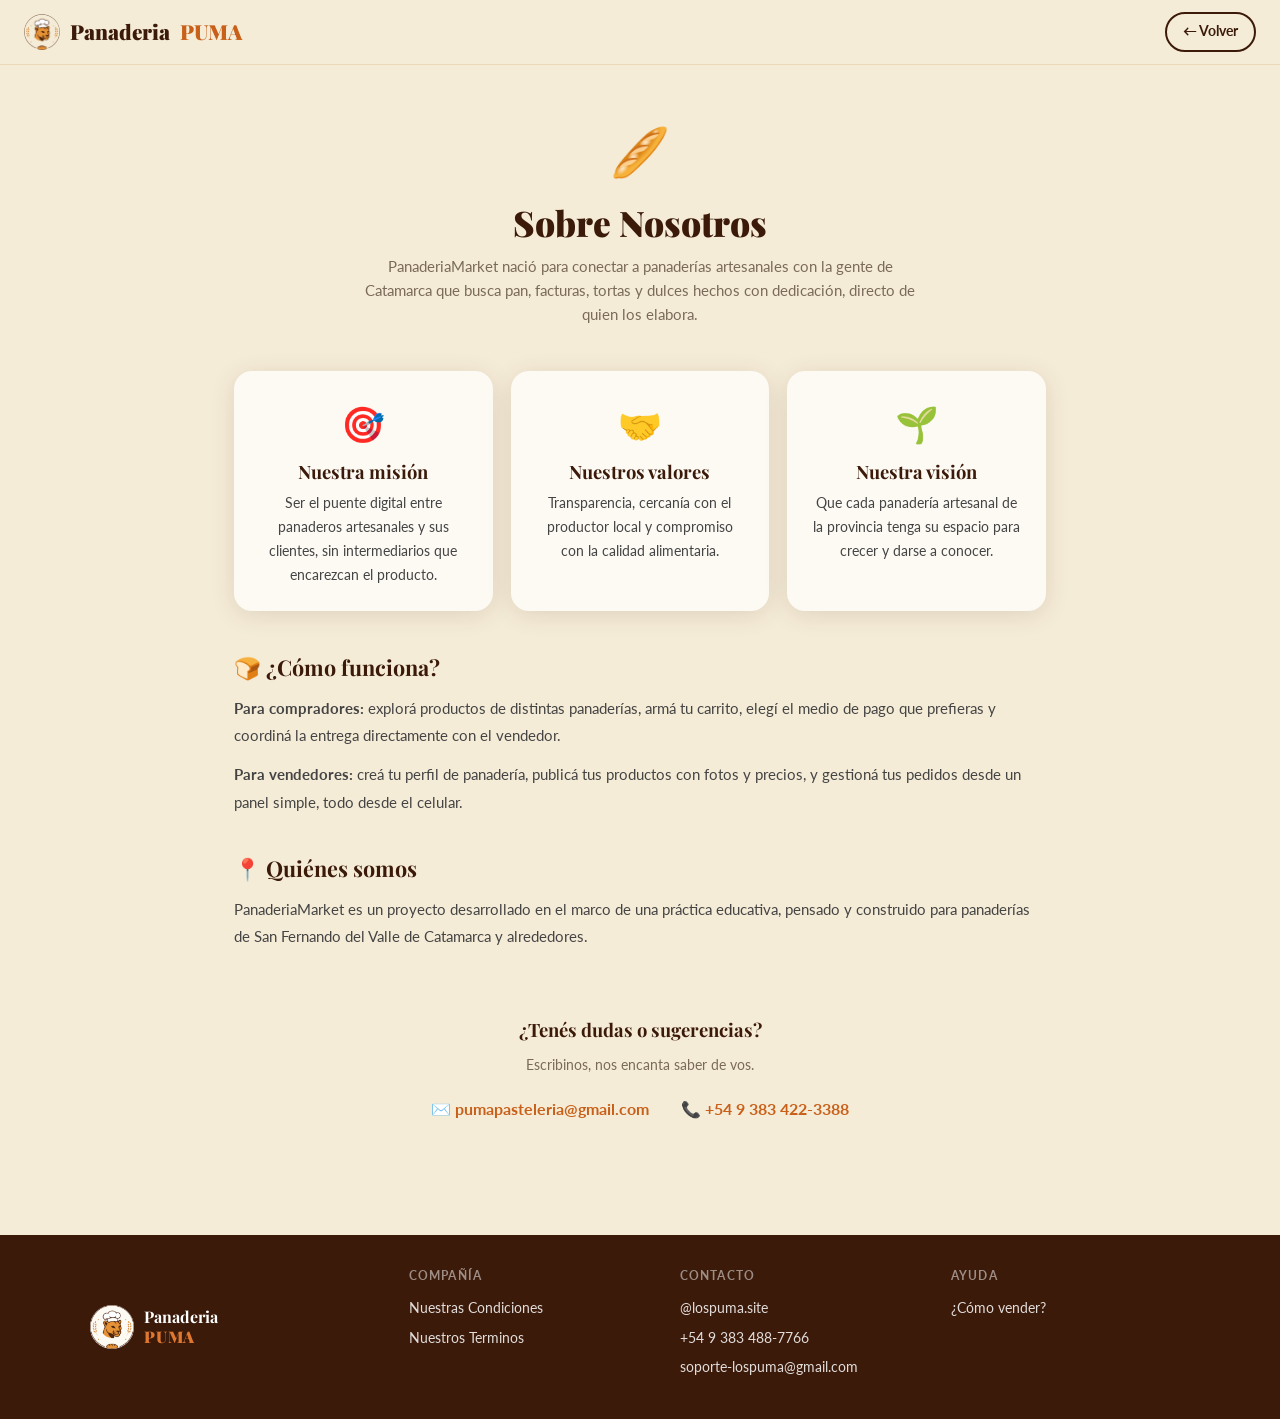
<file: nosotros.html>
<!DOCTYPE html>
<html lang="es">
<head>
  <meta charset="UTF-8">
  <meta name="viewport" content="width=device-width, initial-scale=1.0">
  <title>Sobre Nosotros — PanaderiaMarket</title>
  <link rel="stylesheet" href="css/global.css">
</head>

<body>
  <nav class="navbar">
    <div class="navbar-inner">
      <a href="index.html" class="navbar-logo">
        <img src="assets/logo.png" alt="Logo" onerror="this.style.display='none'">
        Panaderia<span class="marca">PUMA</span>
      </a>
      <div class="navbar-actions">
        <a href="index.html" class="btn btn-ghost btn-sm">← Volver</a>
      </div>
    </div>
  </nav>

  <div class="ns-wrap">

    <div class="ns-header">
      <span class="emoji">🥖</span>
      <h1>Sobre Nosotros</h1>
      <p>
        PanaderiaMarket nació para conectar a panaderías artesanales con la gente
        de Catamarca que busca pan, facturas, tortas y dulces hechos con dedicación,
        directo de quien los elabora.
      </p>
    </div>

    <div class="ns-grid">
      <div class="ns-card">
        <span class="ico">🎯</span>
        <h3>Nuestra misión</h3>
        <p>Ser el puente digital entre panaderos artesanales y sus clientes, sin intermediarios que encarezcan el producto.</p>
      </div>
      <div class="ns-card">
        <span class="ico">🤝</span>
        <h3>Nuestros valores</h3>
        <p>Transparencia, cercanía con el productor local y compromiso con la calidad alimentaria.</p>
      </div>
      <div class="ns-card">
        <span class="ico">🌱</span>
        <h3>Nuestra visión</h3>
        <p>Que cada panadería artesanal de la provincia tenga su espacio para crecer y darse a conocer.</p>
      </div>
    </div>

    <div class="ns-sec">
      <h2>🍞 ¿Cómo funciona?</h2>
      <p><strong>Para compradores:</strong> explorá productos de distintas panaderías, armá tu carrito, elegí el medio de pago que prefieras y coordiná la entrega directamente con el vendedor.</p>
      <p><strong>Para vendedores:</strong> creá tu perfil de panadería, publicá tus productos con fotos y precios, y gestioná tus pedidos desde un panel simple, todo desde el celular.</p>
    </div>

    <div class="ns-sec">
      <h2>📍 Quiénes somos</h2>
      <p>PanaderiaMarket es un proyecto desarrollado en el marco de una práctica educativa, pensado y construido para panaderías de San Fernando del Valle de Catamarca y alrededores.</p>
    </div>

    <div class="ns-contacto">
      <h3>¿Tenés dudas o sugerencias?</h3>
      <p>Escribinos, nos encanta saber de vos.</p>
      <a href="mailto:pumapasteleria@gmail.com">✉️ pumapasteleria@gmail.com</a>
      <a href="tel:+5493834223388">📞 +54 9 383 422-3388</a>
    </div>

  </div>

   <footer class="footer-puma">
  <div class="footer-puma-inner">

    <div class="footer-col footer-logo-col">
      <div class="footer-logo-wrap">
        <img src="assets/logo.png" alt="Logo" class="footer-logo-img" onerror="this.style.display='none'">
      </div>
      <div class="footer-marca">
        Panaderia<br><span>PUMA</span>
      </div>
    </div>

    <div class="footer-col">
      <h4>Compañía</h4>
      <a href="privacidad.html">Nuestras Condiciones</a>
      <a href="terminos.html">Nuestros Terminos</a>
    </div>

    <div class="footer-col">
      <h4>Contacto</h4>
      <a href="#">@lospuma.site</a>
      <a href="tel:+5493834887766">+54 9 383 488-7766</a>
      <a href="mailto:soporte-lospuma@gmail.com">soporte-lospuma@gmail.com</a>
    </div>

    <div class="footer-col">
      <h4>Ayuda</h4>
      <a href="login.html">¿Cómo vender?</a>
    </div>

  </div>
</footer>

</body>
</html>
</file>
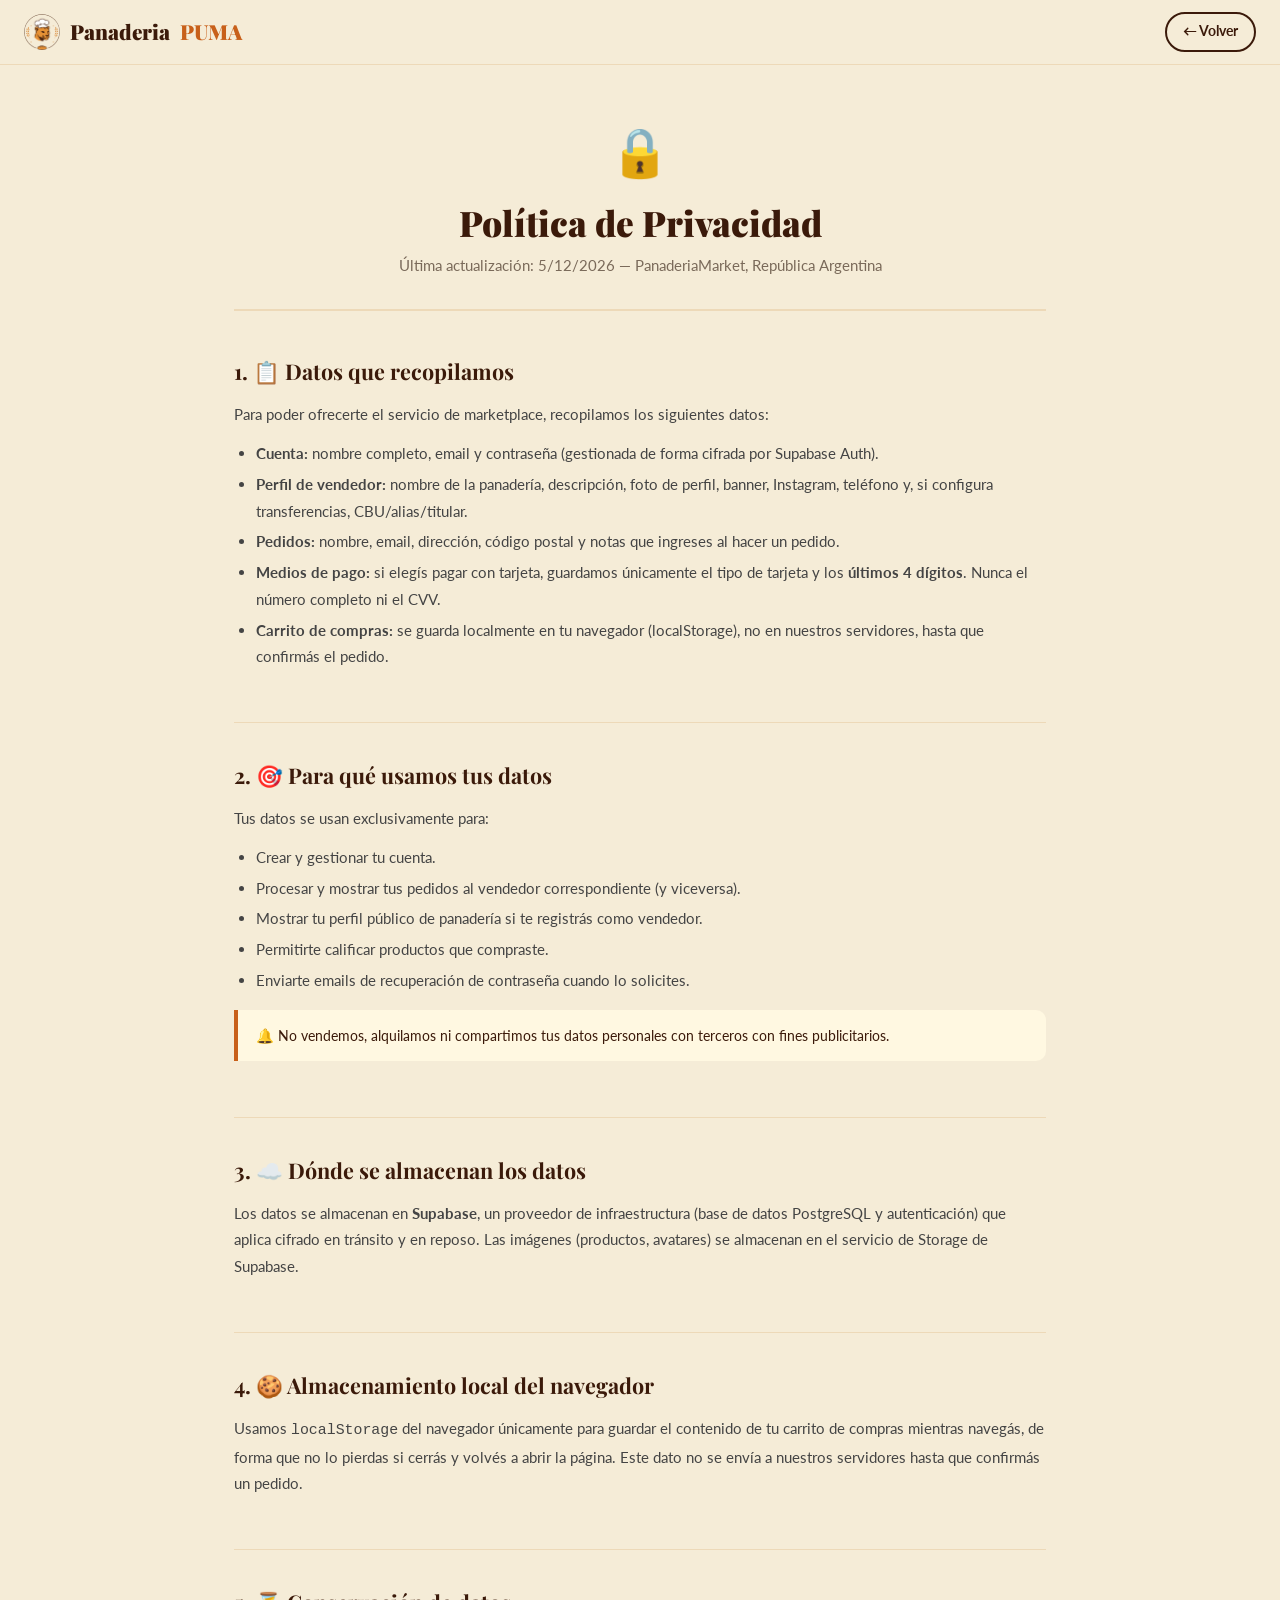
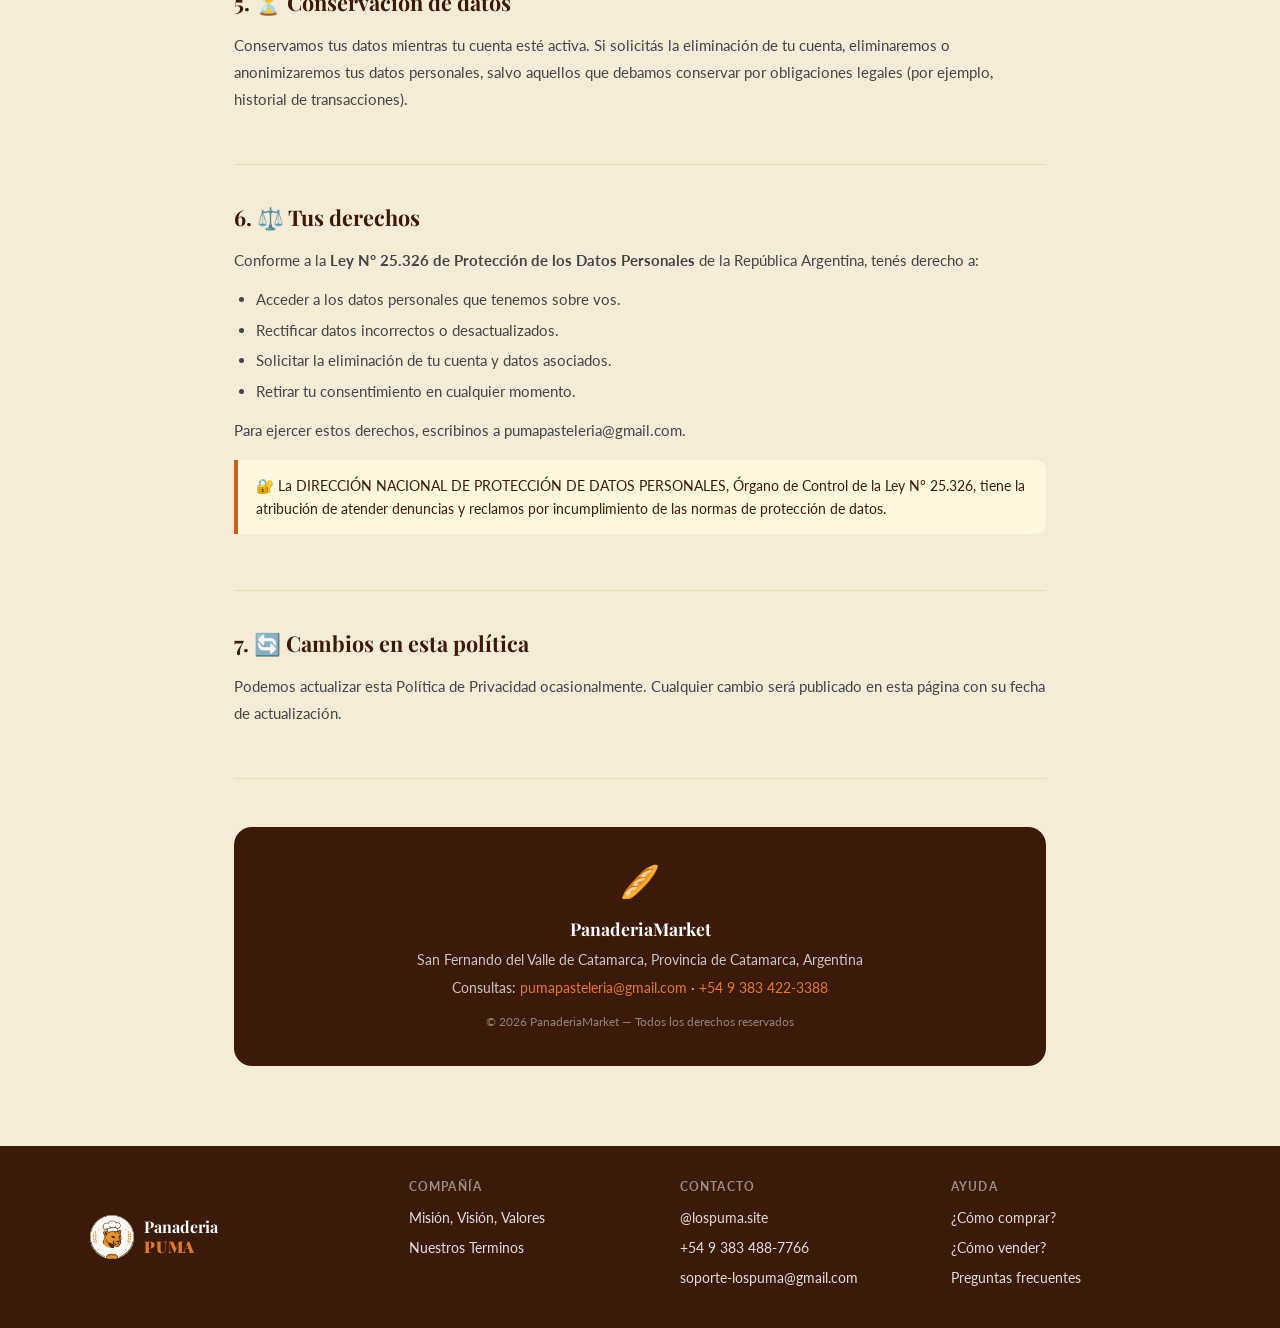
<file: privacidad.html>
<!DOCTYPE html>
<html lang="es">
<head>
  <meta charset="UTF-8">
  <meta name="viewport" content="width=device-width, initial-scale=1.0">
  <title>Política de Privacidad — PanaderiaMarket</title>
  <link rel="stylesheet" href="css/global.css">
  <link rel="stylesheet" href="css/terminos.css">
</head>

<body>
  <nav class="navbar">
    <div class="navbar-inner">
      <a href="index.html" class="navbar-logo">
        <img src="assets/logo.png" alt="Logo" onerror="this.style.display='none'">
        Panaderia<span class="marca">PUMA</span>
      </a>
      <div class="navbar-actions">
        <a href="index.html" class="btn btn-ghost btn-sm">← Volver</a>
      </div>
    </div>
  </nav>

  <div class="terms-wrap">
    <div class="terms-header">
      <span class="emoji">🔒</span>
      <h1>Política de Privacidad</h1>
      <p>Última actualización: <span id="fecha-actual"></span> — PanaderiaMarket, República Argentina</p>
    </div>

    <div class="terms-sec">
      <h2>1. 📋 Datos que recopilamos</h2>
      <p>Para poder ofrecerte el servicio de marketplace, recopilamos los siguientes datos:</p>
      <ul>
        <li><strong>Cuenta:</strong> nombre completo, email y contraseña (gestionada de forma cifrada por Supabase Auth).</li>
        <li><strong>Perfil de vendedor:</strong> nombre de la panadería, descripción, foto de perfil, banner, Instagram, teléfono y, si configura transferencias, CBU/alias/titular.</li>
        <li><strong>Pedidos:</strong> nombre, email, dirección, código postal y notas que ingreses al hacer un pedido.</li>
        <li><strong>Medios de pago:</strong> si elegís pagar con tarjeta, guardamos únicamente el tipo de tarjeta y los <strong>últimos 4 dígitos</strong>. Nunca el número completo ni el CVV.</li>
        <li><strong>Carrito de compras:</strong> se guarda localmente en tu navegador (localStorage), no en nuestros servidores, hasta que confirmás el pedido.</li>
      </ul>
    </div>

    <div class="terms-sec">
      <h2>2. 🎯 Para qué usamos tus datos</h2>
      <p>Tus datos se usan exclusivamente para:</p>
      <ul>
        <li>Crear y gestionar tu cuenta.</li>
        <li>Procesar y mostrar tus pedidos al vendedor correspondiente (y viceversa).</li>
        <li>Mostrar tu perfil público de panadería si te registrás como vendedor.</li>
        <li>Permitirte calificar productos que compraste.</li>
        <li>Enviarte emails de recuperación de contraseña cuando lo solicites.</li>
      </ul>
      <div class="terms-highlight">
        🔔 No vendemos, alquilamos ni compartimos tus datos personales con terceros con fines publicitarios.
      </div>
    </div>

    <div class="terms-sec">
      <h2>3. ☁️ Dónde se almacenan los datos</h2>
      <p>Los datos se almacenan en <strong>Supabase</strong>, un proveedor de infraestructura (base de datos PostgreSQL y autenticación) que aplica cifrado en tránsito y en reposo. Las imágenes (productos, avatares) se almacenan en el servicio de Storage de Supabase.</p>
    </div>

    <div class="terms-sec">
      <h2>4. 🍪 Almacenamiento local del navegador</h2>
      <p>Usamos <code>localStorage</code> del navegador únicamente para guardar el contenido de tu carrito de compras mientras navegás, de forma que no lo pierdas si cerrás y volvés a abrir la página. Este dato no se envía a nuestros servidores hasta que confirmás un pedido.</p>
    </div>

    <div class="terms-sec">
      <h2>5. ⏳ Conservación de datos</h2>
      <p>Conservamos tus datos mientras tu cuenta esté activa. Si solicitás la eliminación de tu cuenta, eliminaremos o anonimizaremos tus datos personales, salvo aquellos que debamos conservar por obligaciones legales (por ejemplo, historial de transacciones).</p>
    </div>

    <div class="terms-sec">
      <h2>6. ⚖️ Tus derechos</h2>
      <p>Conforme a la <strong>Ley N° 25.326 de Protección de los Datos Personales</strong> de la República Argentina, tenés derecho a:</p>
      <ul>
        <li>Acceder a los datos personales que tenemos sobre vos.</li>
        <li>Rectificar datos incorrectos o desactualizados.</li>
        <li>Solicitar la eliminación de tu cuenta y datos asociados.</li>
        <li>Retirar tu consentimiento en cualquier momento.</li>
      </ul>
      <p>Para ejercer estos derechos, escribinos a <a href="mailto:pumapasteleria@gmail.com">pumapasteleria@gmail.com</a>.</p>
      <div class="terms-highlight">
        🔐 La DIRECCIÓN NACIONAL DE PROTECCIÓN DE DATOS PERSONALES, Órgano de Control de la Ley N° 25.326, tiene la atribución de atender denuncias y reclamos por incumplimiento de las normas de protección de datos.
      </div>
    </div>

    <div class="terms-sec">
      <h2>7. 🔄 Cambios en esta política</h2>
      <p>Podemos actualizar esta Política de Privacidad ocasionalmente. Cualquier cambio será publicado en esta página con su fecha de actualización.</p>
    </div>

    <div class="terms-footer">
      <span class="logo-emoji">🥖</span>
      <strong>PanaderiaMarket</strong>
      <p>San Fernando del Valle de Catamarca, Provincia de Catamarca, Argentina</p>
      <p>Consultas: <a href="mailto:pumapasteleria@gmail.com">pumapasteleria@gmail.com</a> · <a href="tel:+5493834223388">+54 9 383 422-3388</a></p>
      <p class="copy">© <span id="anio-actual"></span> PanaderiaMarket — Todos los derechos reservados</p>
    </div>
  </div>

  <footer class="footer-puma">
  <div class="footer-puma-inner">

    <div class="footer-col footer-logo-col">
      <div class="footer-logo-wrap">
        <img src="assets/logo.png" alt="Logo" class="footer-logo-img" onerror="this.style.display='none'">
      </div>
      <div class="footer-marca">
        Panaderia<br><span>PUMA</span>
      </div>
    </div>

    <div class="footer-col">
      <h4>Compañía</h4>
      <a href="nosotros.html">Misión, Visión, Valores</a>
      <a href="terminos.html">Nuestros Terminos</a>
    </div>

    <div class="footer-col">
      <h4>Contacto</h4>
      <a href="#">@lospuma.site</a>
      <a href="tel:+5493834887766">+54 9 383 488-7766</a>
      <a href="mailto:soporte-lospuma@gmail.com">soporte-lospuma@gmail.com</a>
    </div>

    <div class="footer-col">
      <h4>Ayuda</h4>
      <a href="nosotros.html">¿Cómo comprar?</a>
      <a href="login.html">¿Cómo vender?</a>
      <a href="nosotros.html">Preguntas frecuentes</a>
    </div>

  </div>
</footer>

<script src="js/fecha.js"></script>

</body>
</html>
</file>
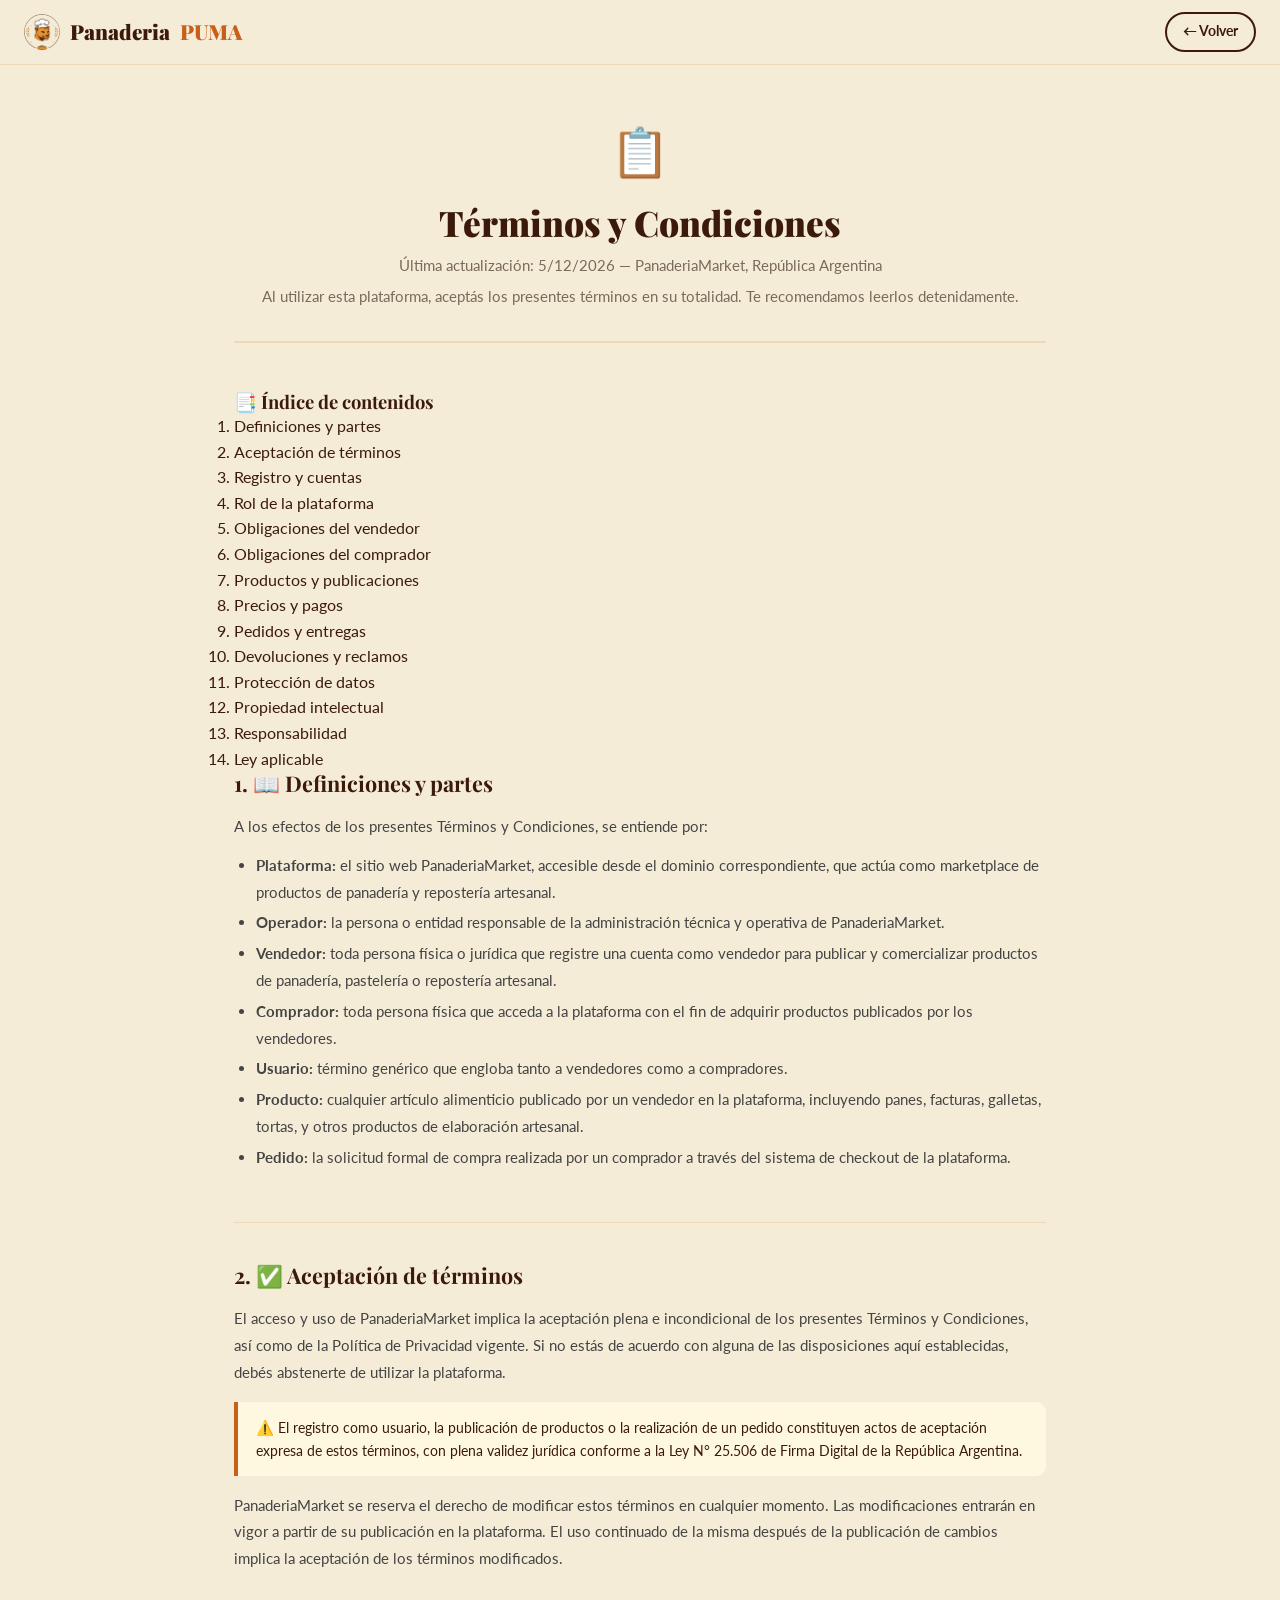
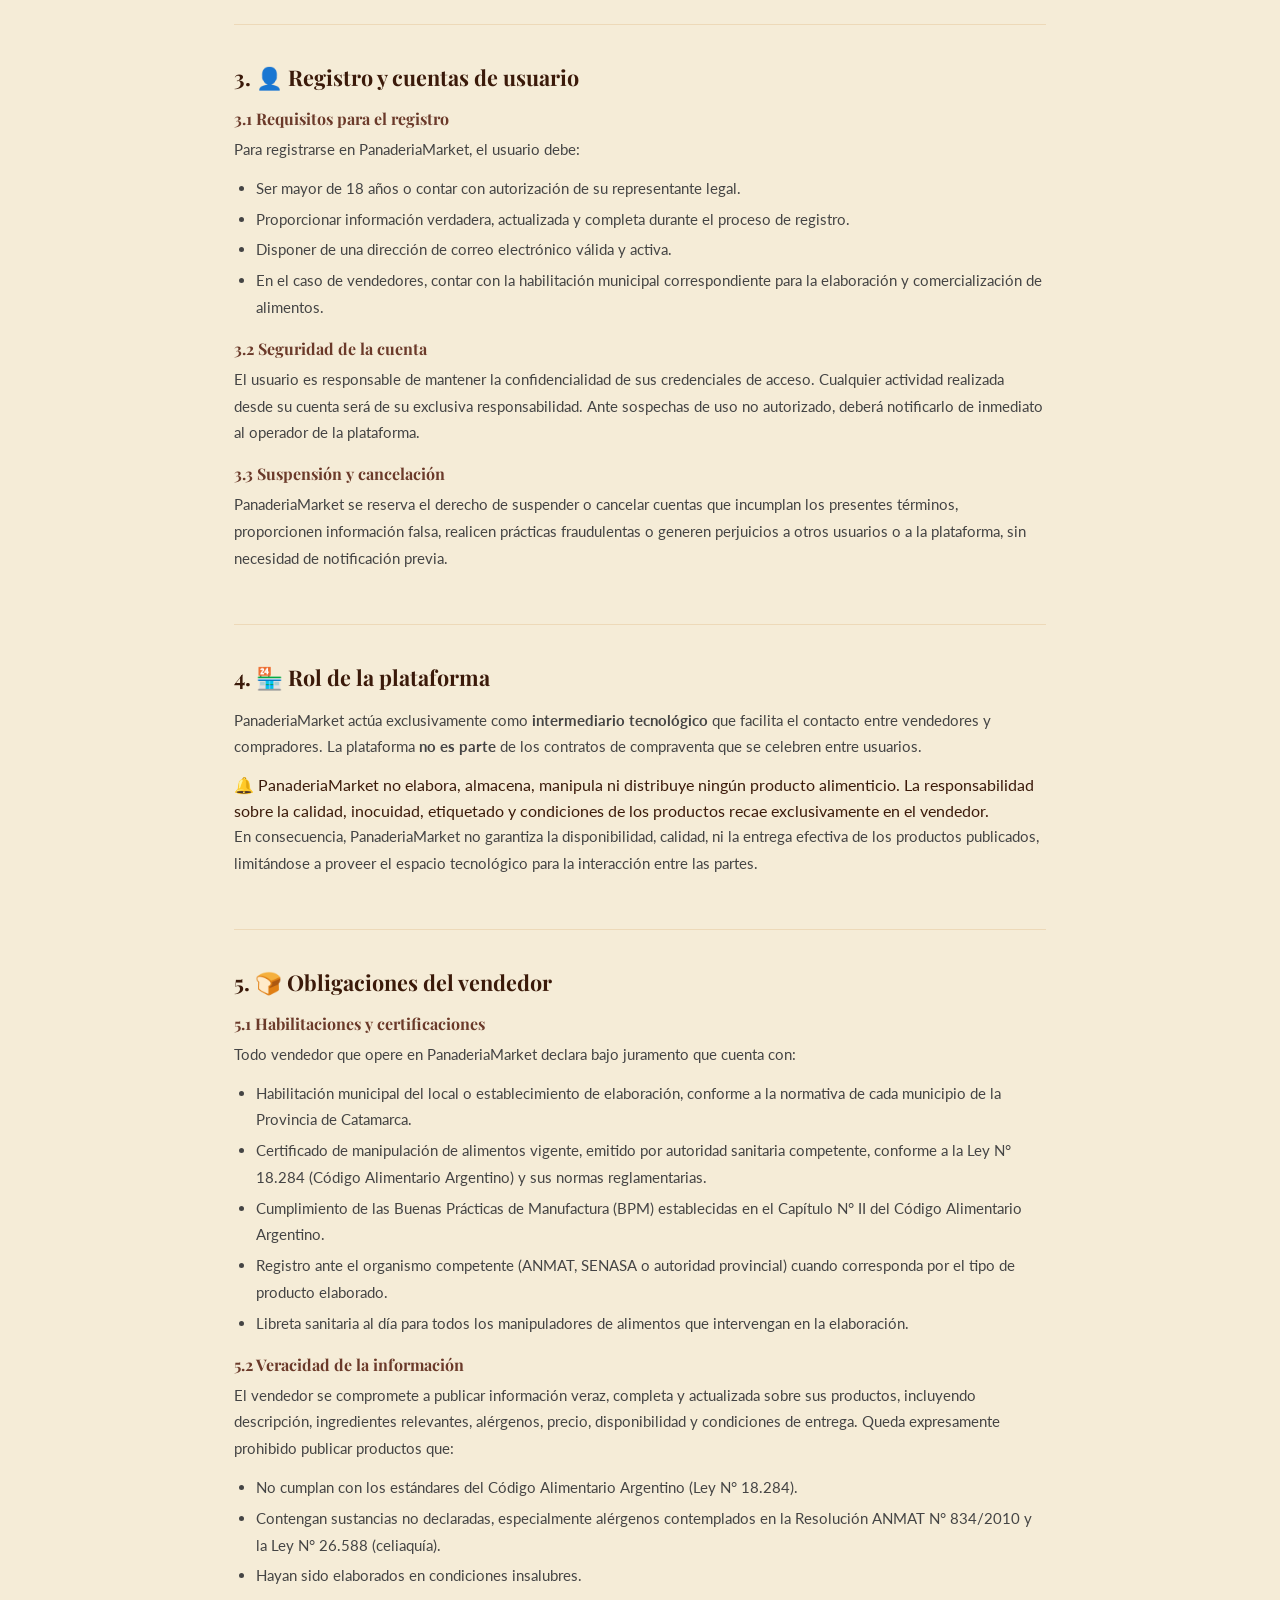
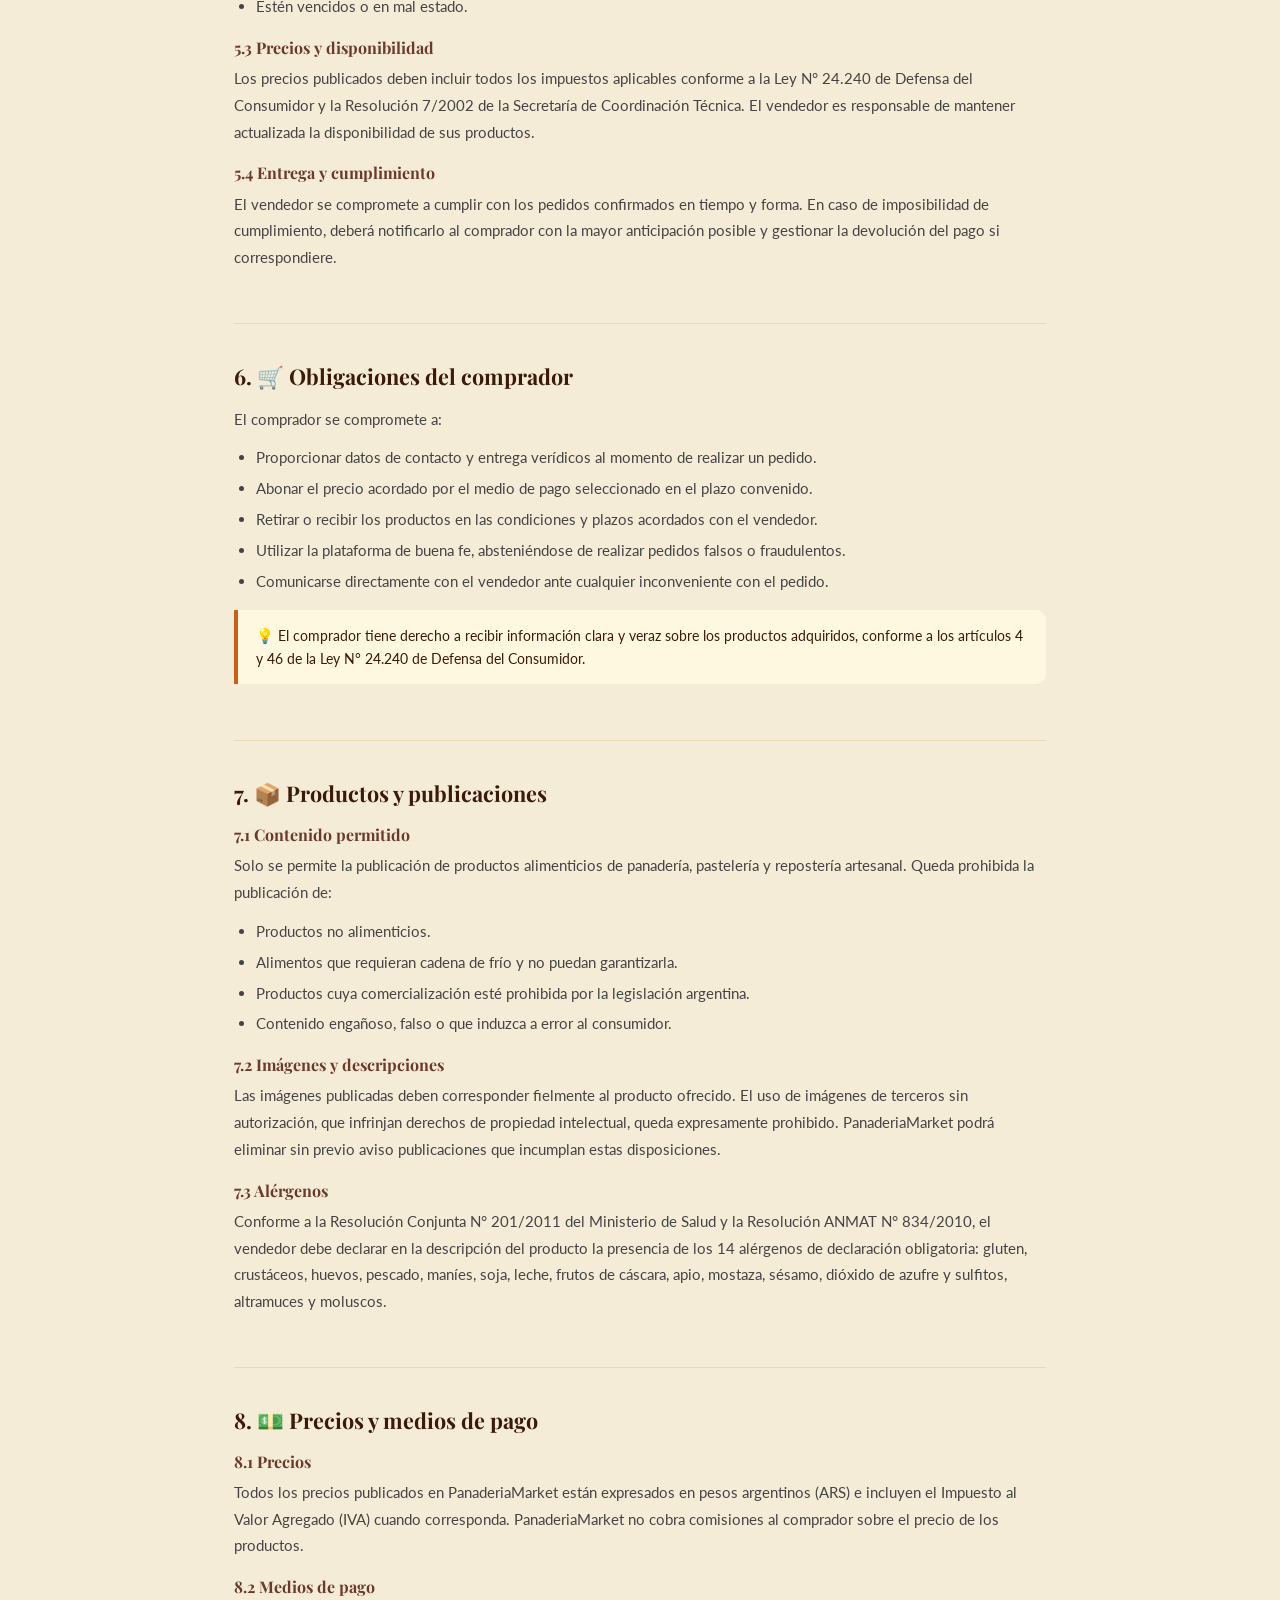
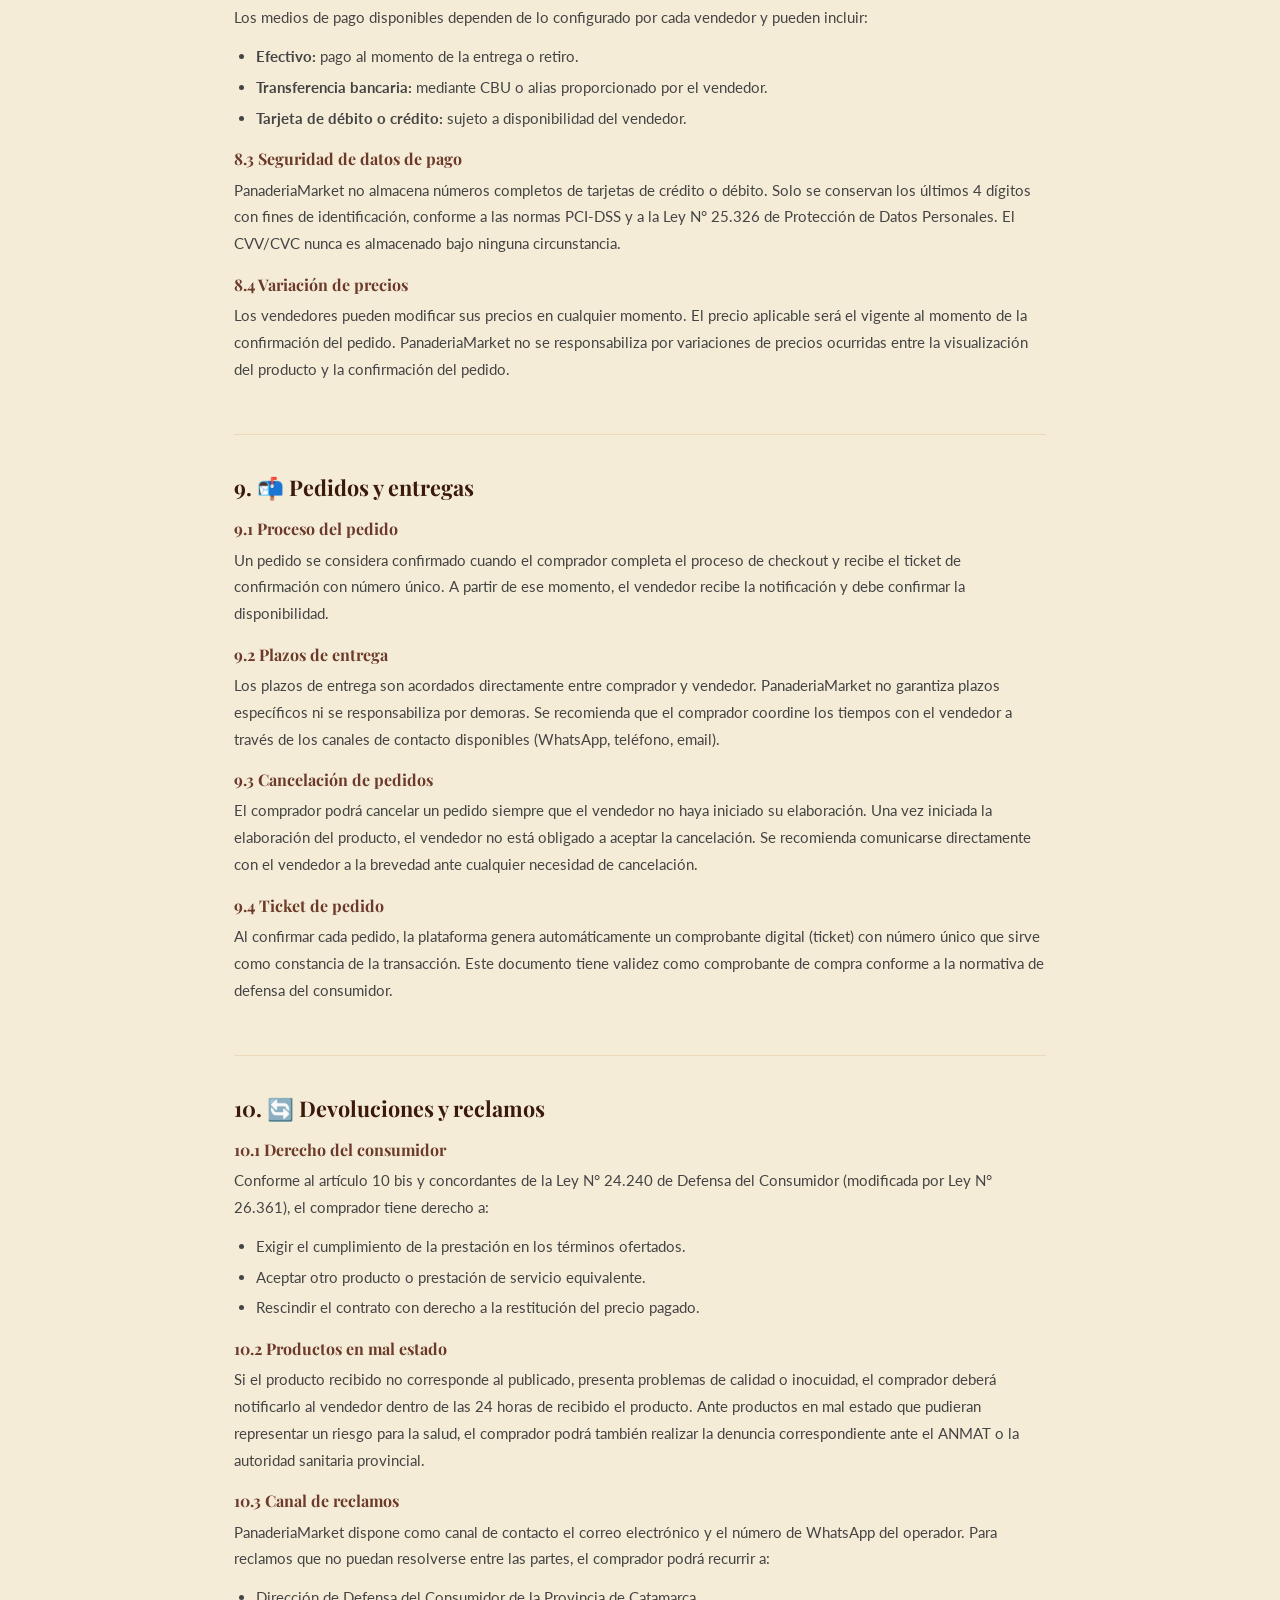
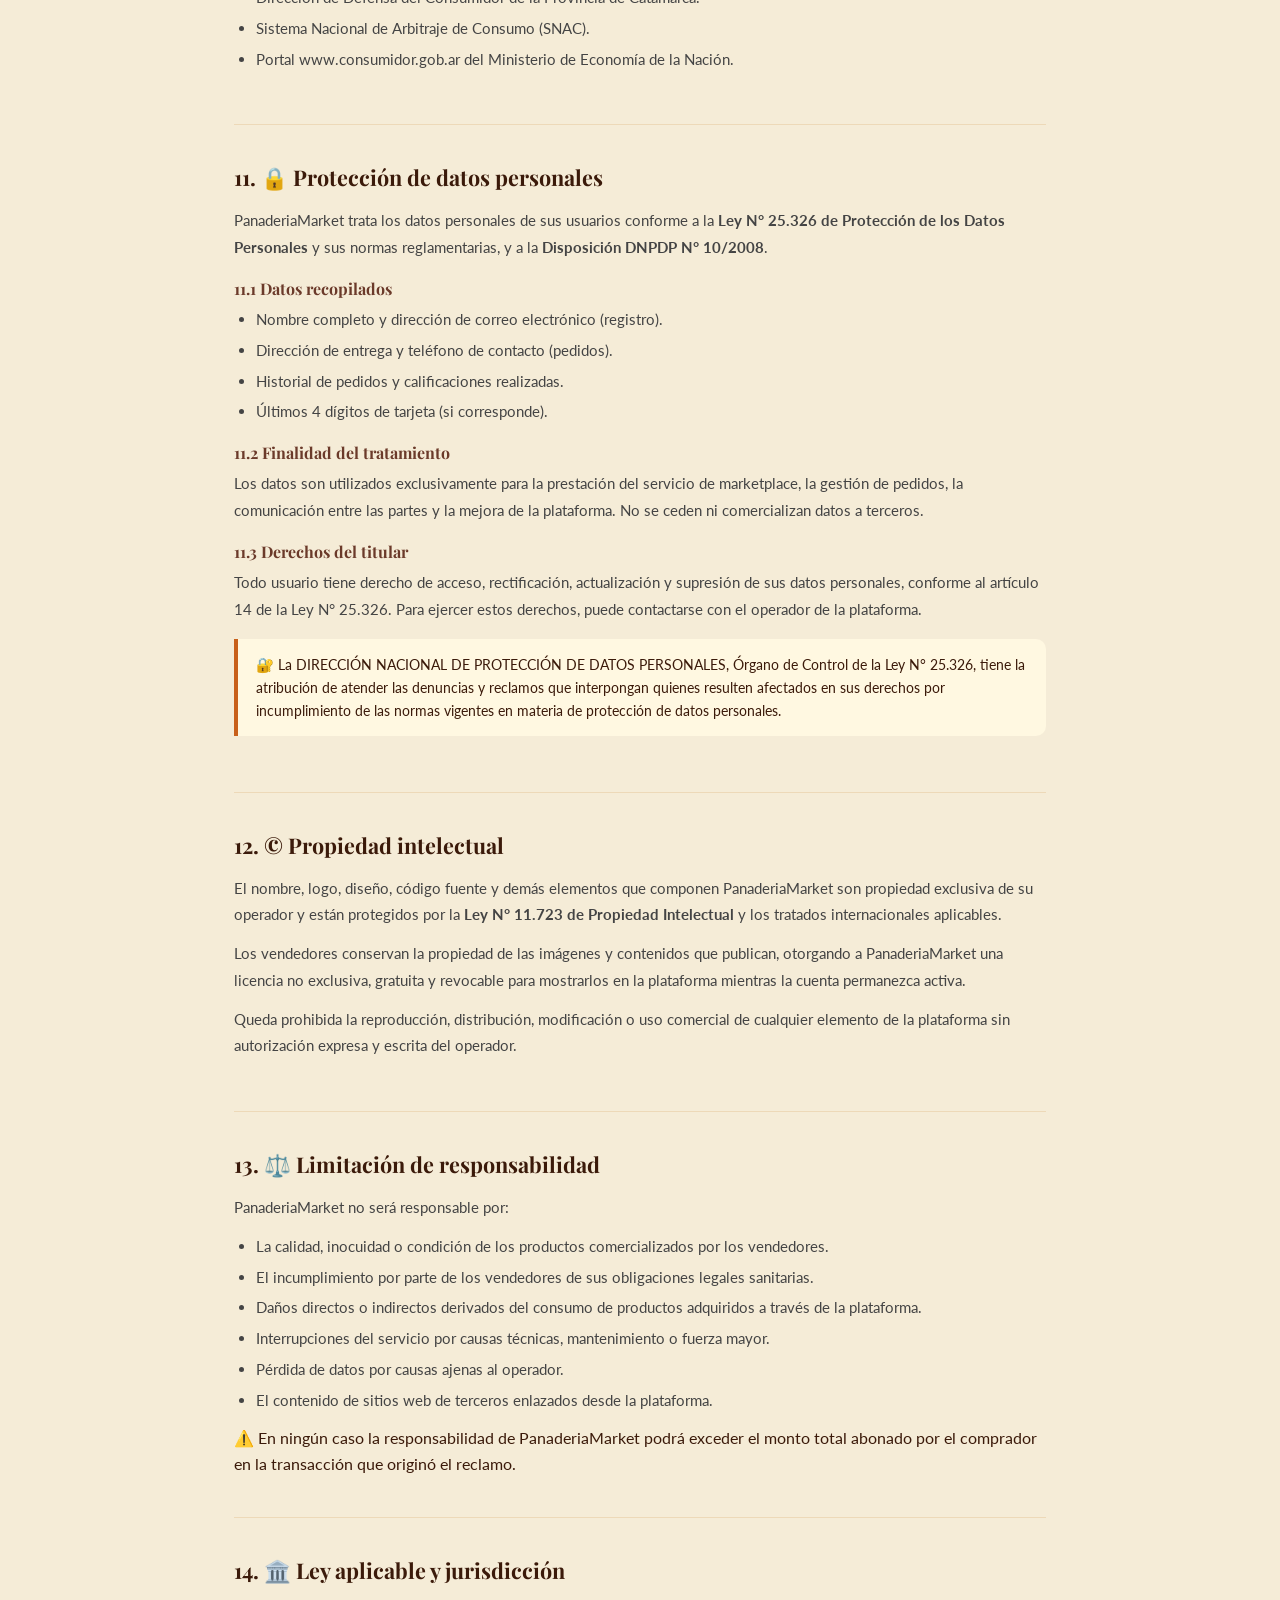
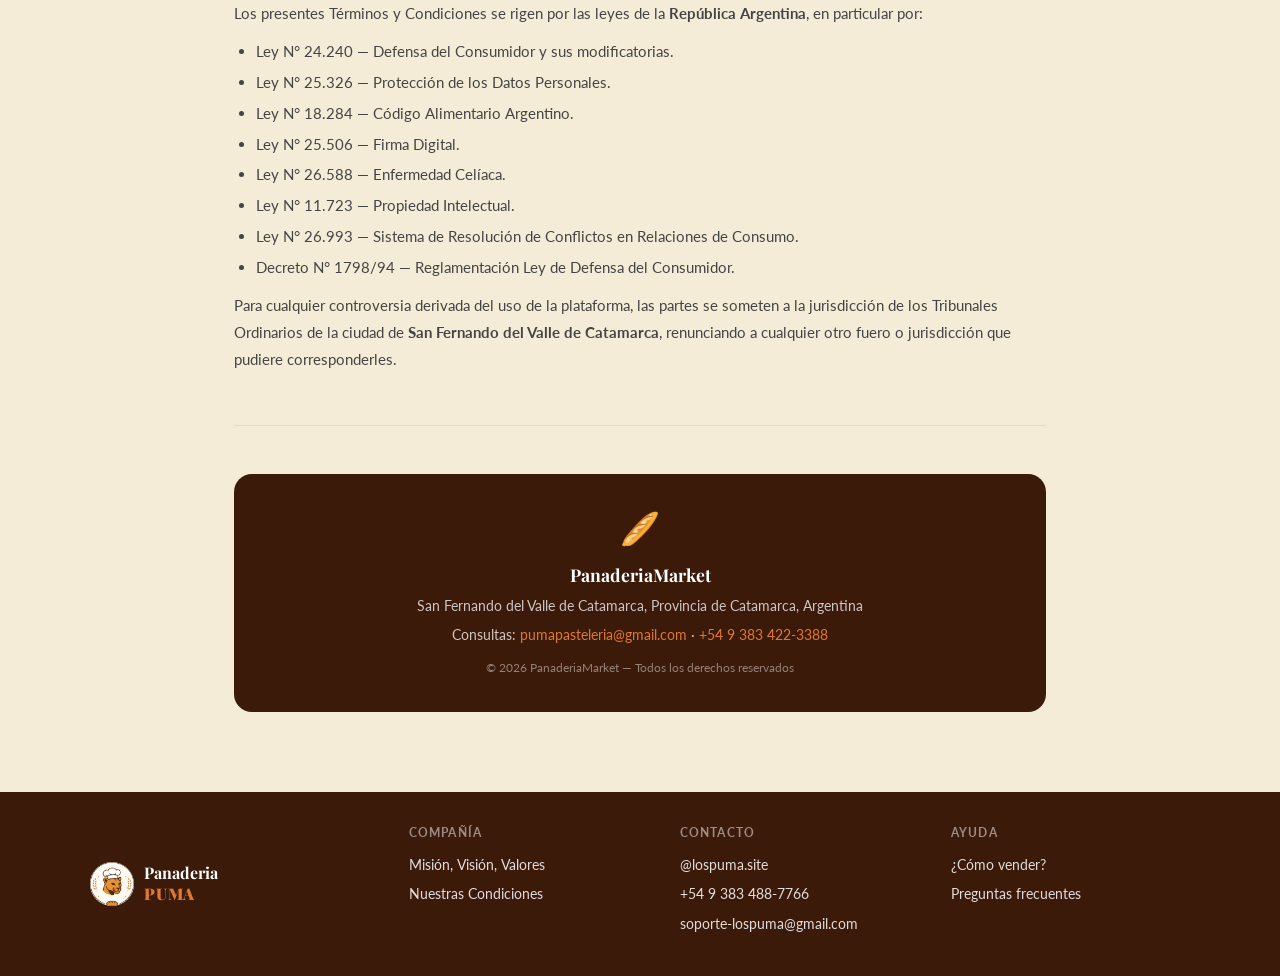
<file: terminos.html>
<!DOCTYPE html>
<html lang="es">
<head>
  <meta charset="UTF-8">
  <meta name="viewport" content="width=device-width, initial-scale=1.0">
  <title>Términos y Condiciones — PanaderiaMarket</title>
  <link rel="stylesheet" href="css/global.css">
  <link rel="stylesheet" href="css/terminos.css">
</head>

<body>
  <nav class="navbar">
    <div class="navbar-inner">
      <a href="index.html" class="navbar-logo">
        <img src="assets/logo.png" alt="Logo" onerror="this.style.display='none'">
        Panaderia<span class="marca">PUMA</span>
      </a>
      <div class="navbar-actions">
        <a href="index.html" class="btn btn-ghost btn-sm">← Volver</a>
      </div>
    </div>
  </nav>

  <div class="terms-wrap">

    <div class="terms-header">
      <span class="emoji">📋</span>
      <h1>Términos y Condiciones</h1>
      <p>Última actualización: <span id="fecha-actual"></span> — PanaderiaMarket, República Argentina</p>
      <p style="margin-top:8px">Al utilizar esta plataforma, aceptás los presentes términos en su totalidad. Te
        recomendamos leerlos detenidamente.</p>
    </div>

    <!-- INDICE -->
    <div class="terms-toc">
      <h3>📑 Índice de contenidos</h3>
      <ol>
        <li><a href="#s1">Definiciones y partes</a></li>
        <li><a href="#s2">Aceptación de términos</a></li>
        <li><a href="#s3">Registro y cuentas</a></li>
        <li><a href="#s4">Rol de la plataforma</a></li>
        <li><a href="#s5">Obligaciones del vendedor</a></li>
        <li><a href="#s6">Obligaciones del comprador</a></li>
        <li><a href="#s7">Productos y publicaciones</a></li>
        <li><a href="#s8">Precios y pagos</a></li>
        <li><a href="#s9">Pedidos y entregas</a></li>
        <li><a href="#s10">Devoluciones y reclamos</a></li>
        <li><a href="#s11">Protección de datos</a></li>
        <li><a href="#s12">Propiedad intelectual</a></li>
        <li><a href="#s13">Responsabilidad</a></li>
        <li><a href="#s14">Ley aplicable</a></li>
      </ol>
    </div>

    <!-- 1 -->
    <div class="terms-sec" id="s1">
      <h2>1. 📖 Definiciones y partes</h2>
      <p>A los efectos de los presentes Términos y Condiciones, se entiende por:</p>
      <ul>
        <li><strong>Plataforma:</strong> el sitio web PanaderiaMarket, accesible desde el dominio correspondiente, que
          actúa como marketplace de productos de panadería y repostería artesanal.</li>
        <li><strong>Operador:</strong> la persona o entidad responsable de la administración técnica y operativa de
          PanaderiaMarket.</li>
        <li><strong>Vendedor:</strong> toda persona física o jurídica que registre una cuenta como vendedor para
          publicar y comercializar productos de panadería, pastelería o repostería artesanal.</li>
        <li><strong>Comprador:</strong> toda persona física que acceda a la plataforma con el fin de adquirir productos
          publicados por los vendedores.</li>
        <li><strong>Usuario:</strong> término genérico que engloba tanto a vendedores como a compradores.</li>
        <li><strong>Producto:</strong> cualquier artículo alimenticio publicado por un vendedor en la plataforma,
          incluyendo panes, facturas, galletas, tortas, y otros productos de elaboración artesanal.</li>
        <li><strong>Pedido:</strong> la solicitud formal de compra realizada por un comprador a través del sistema de
          checkout de la plataforma.</li>
      </ul>
    </div>

    <!-- 2 -->
    <div class="terms-sec" id="s2">
      <h2>2. ✅ Aceptación de términos</h2>
      <p>El acceso y uso de PanaderiaMarket implica la aceptación plena e incondicional de los presentes Términos y
        Condiciones, así como de la Política de Privacidad vigente. Si no estás de acuerdo con alguna de las
        disposiciones aquí establecidas, debés abstenerte de utilizar la plataforma.</p>
      <div class="terms-highlight">
        ⚠️ El registro como usuario, la publicación de productos o la realización de un pedido constituyen actos de
        aceptación expresa de estos términos, con plena validez jurídica conforme a la Ley N° 25.506 de Firma Digital de
        la República Argentina.
      </div>
      <p>PanaderiaMarket se reserva el derecho de modificar estos términos en cualquier momento. Las modificaciones
        entrarán en vigor a partir de su publicación en la plataforma. El uso continuado de la misma después de la
        publicación de cambios implica la aceptación de los términos modificados.</p>
    </div>

    <!-- 3 -->
    <div class="terms-sec" id="s3">
      <h2>3. 👤 Registro y cuentas de usuario</h2>
      <h3>3.1 Requisitos para el registro</h3>
      <p>Para registrarse en PanaderiaMarket, el usuario debe:</p>
      <ul>
        <li>Ser mayor de 18 años o contar con autorización de su representante legal.</li>
        <li>Proporcionar información verdadera, actualizada y completa durante el proceso de registro.</li>
        <li>Disponer de una dirección de correo electrónico válida y activa.</li>
        <li>En el caso de vendedores, contar con la habilitación municipal correspondiente para la elaboración y
          comercialización de alimentos.</li>
      </ul>
      <h3>3.2 Seguridad de la cuenta</h3>
      <p>El usuario es responsable de mantener la confidencialidad de sus credenciales de acceso. Cualquier actividad
        realizada desde su cuenta será de su exclusiva responsabilidad. Ante sospechas de uso no autorizado, deberá
        notificarlo de inmediato al operador de la plataforma.</p>
      <h3>3.3 Suspensión y cancelación</h3>
      <p>PanaderiaMarket se reserva el derecho de suspender o cancelar cuentas que incumplan los presentes términos,
        proporcionen información falsa, realicen prácticas fraudulentas o generen perjuicios a otros usuarios o a la
        plataforma, sin necesidad de notificación previa.</p>
    </div>

    <!-- 4 -->
    <div class="terms-sec" id="s4">
      <h2>4. 🏪 Rol de la plataforma</h2>
      <p>PanaderiaMarket actúa exclusivamente como <strong>intermediario tecnológico</strong> que facilita el contacto
        entre vendedores y compradores. La plataforma <strong>no es parte</strong> de los contratos de compraventa que
        se celebren entre usuarios.</p>
      <div class="terms-alert">
        🔔 PanaderiaMarket no elabora, almacena, manipula ni distribuye ningún producto alimenticio. La responsabilidad
        sobre la calidad, inocuidad, etiquetado y condiciones de los productos recae exclusivamente en el vendedor.
      </div>
      <p>En consecuencia, PanaderiaMarket no garantiza la disponibilidad, calidad, ni la entrega efectiva de los
        productos publicados, limitándose a proveer el espacio tecnológico para la interacción entre las partes.</p>
    </div>

    <!-- 5 -->
    <div class="terms-sec" id="s5">
      <h2>5. 🍞 Obligaciones del vendedor</h2>
      <h3>5.1 Habilitaciones y certificaciones</h3>
      <p>Todo vendedor que opere en PanaderiaMarket declara bajo juramento que cuenta con:</p>
      <ul>
        <li>Habilitación municipal del local o establecimiento de elaboración, conforme a la normativa de cada municipio
          de la Provincia de Catamarca.</li>
        <li>Certificado de manipulación de alimentos vigente, emitido por autoridad sanitaria competente, conforme a la
          Ley N° 18.284 (Código Alimentario Argentino) y sus normas reglamentarias.</li>
        <li>Cumplimiento de las Buenas Prácticas de Manufactura (BPM) establecidas en el Capítulo N° II del Código
          Alimentario Argentino.</li>
        <li>Registro ante el organismo competente (ANMAT, SENASA o autoridad provincial) cuando corresponda por el tipo
          de producto elaborado.</li>
        <li>Libreta sanitaria al día para todos los manipuladores de alimentos que intervengan en la elaboración.</li>
      </ul>
      <h3>5.2 Veracidad de la información</h3>
      <p>El vendedor se compromete a publicar información veraz, completa y actualizada sobre sus productos, incluyendo
        descripción, ingredientes relevantes, alérgenos, precio, disponibilidad y condiciones de entrega. Queda
        expresamente prohibido publicar productos que:</p>
      <ul>
        <li>No cumplan con los estándares del Código Alimentario Argentino (Ley N° 18.284).</li>
        <li>Contengan sustancias no declaradas, especialmente alérgenos contemplados en la Resolución ANMAT N° 834/2010
          y la Ley N° 26.588 (celiaquía).</li>
        <li>Hayan sido elaborados en condiciones insalubres.</li>
        <li>Estén vencidos o en mal estado.</li>
      </ul>
      <h3>5.3 Precios y disponibilidad</h3>
      <p>Los precios publicados deben incluir todos los impuestos aplicables conforme a la Ley N° 24.240 de Defensa del
        Consumidor y la Resolución 7/2002 de la Secretaría de Coordinación Técnica. El vendedor es responsable de
        mantener actualizada la disponibilidad de sus productos.</p>
      <h3>5.4 Entrega y cumplimiento</h3>
      <p>El vendedor se compromete a cumplir con los pedidos confirmados en tiempo y forma. En caso de imposibilidad de
        cumplimiento, deberá notificarlo al comprador con la mayor anticipación posible y gestionar la devolución del
        pago si correspondiere.</p>
    </div>

    <!-- 6 -->
    <div class="terms-sec" id="s6">
      <h2>6. 🛒 Obligaciones del comprador</h2>
      <p>El comprador se compromete a:</p>
      <ul>
        <li>Proporcionar datos de contacto y entrega verídicos al momento de realizar un pedido.</li>
        <li>Abonar el precio acordado por el medio de pago seleccionado en el plazo convenido.</li>
        <li>Retirar o recibir los productos en las condiciones y plazos acordados con el vendedor.</li>
        <li>Utilizar la plataforma de buena fe, absteniéndose de realizar pedidos falsos o fraudulentos.</li>
        <li>Comunicarse directamente con el vendedor ante cualquier inconveniente con el pedido.</li>
      </ul>
      <div class="terms-highlight">
        💡 El comprador tiene derecho a recibir información clara y veraz sobre los productos adquiridos, conforme a los
        artículos 4 y 46 de la Ley N° 24.240 de Defensa del Consumidor.
      </div>
    </div>

    <!-- 7 -->
    <div class="terms-sec" id="s7">
      <h2>7. 📦 Productos y publicaciones</h2>
      <h3>7.1 Contenido permitido</h3>
      <p>Solo se permite la publicación de productos alimenticios de panadería, pastelería y repostería artesanal. Queda
        prohibida la publicación de:</p>
      <ul>
        <li>Productos no alimenticios.</li>
        <li>Alimentos que requieran cadena de frío y no puedan garantizarla.</li>
        <li>Productos cuya comercialización esté prohibida por la legislación argentina.</li>
        <li>Contenido engañoso, falso o que induzca a error al consumidor.</li>
      </ul>
      <h3>7.2 Imágenes y descripciones</h3>
      <p>Las imágenes publicadas deben corresponder fielmente al producto ofrecido. El uso de imágenes de terceros sin
        autorización, que infrinjan derechos de propiedad intelectual, queda expresamente prohibido. PanaderiaMarket
        podrá eliminar sin previo aviso publicaciones que incumplan estas disposiciones.</p>
      <h3>7.3 Alérgenos</h3>
      <p>Conforme a la Resolución Conjunta N° 201/2011 del Ministerio de Salud y la Resolución ANMAT N° 834/2010, el
        vendedor debe declarar en la descripción del producto la presencia de los 14 alérgenos de declaración
        obligatoria: gluten, crustáceos, huevos, pescado, maníes, soja, leche, frutos de cáscara, apio, mostaza, sésamo,
        dióxido de azufre y sulfitos, altramuces y moluscos.</p>
    </div>

    <!-- 8 -->
    <div class="terms-sec" id="s8">
      <h2>8. 💵 Precios y medios de pago</h2>
      <h3>8.1 Precios</h3>
      <p>Todos los precios publicados en PanaderiaMarket están expresados en pesos argentinos (ARS) e incluyen el
        Impuesto al Valor Agregado (IVA) cuando corresponda. PanaderiaMarket no cobra comisiones al comprador sobre el
        precio de los productos.</p>
      <h3>8.2 Medios de pago</h3>
      <p>Los medios de pago disponibles dependen de lo configurado por cada vendedor y pueden incluir:</p>
      <ul>
        <li><strong>Efectivo:</strong> pago al momento de la entrega o retiro.</li>
        <li><strong>Transferencia bancaria:</strong> mediante CBU o alias proporcionado por el vendedor.</li>
        <li><strong>Tarjeta de débito o crédito:</strong> sujeto a disponibilidad del vendedor.</li>
      </ul>
      <h3>8.3 Seguridad de datos de pago</h3>
      <p>PanaderiaMarket no almacena números completos de tarjetas de crédito o débito. Solo se conservan los últimos 4
        dígitos con fines de identificación, conforme a las normas PCI-DSS y a la Ley N° 25.326 de Protección de Datos
        Personales. El CVV/CVC nunca es almacenado bajo ninguna circunstancia.</p>
      <h3>8.4 Variación de precios</h3>
      <p>Los vendedores pueden modificar sus precios en cualquier momento. El precio aplicable será el vigente al
        momento de la confirmación del pedido. PanaderiaMarket no se responsabiliza por variaciones de precios ocurridas
        entre la visualización del producto y la confirmación del pedido.</p>
    </div>

    <!-- 9 -->
    <div class="terms-sec" id="s9">
      <h2>9. 📬 Pedidos y entregas</h2>
      <h3>9.1 Proceso del pedido</h3>
      <p>Un pedido se considera confirmado cuando el comprador completa el proceso de checkout y recibe el ticket de
        confirmación con número único. A partir de ese momento, el vendedor recibe la notificación y debe confirmar la
        disponibilidad.</p>
      <h3>9.2 Plazos de entrega</h3>
      <p>Los plazos de entrega son acordados directamente entre comprador y vendedor. PanaderiaMarket no garantiza
        plazos específicos ni se responsabiliza por demoras. Se recomienda que el comprador coordine los tiempos con el
        vendedor a través de los canales de contacto disponibles (WhatsApp, teléfono, email).</p>
      <h3>9.3 Cancelación de pedidos</h3>
      <p>El comprador podrá cancelar un pedido siempre que el vendedor no haya iniciado su elaboración. Una vez iniciada
        la elaboración del producto, el vendedor no está obligado a aceptar la cancelación. Se recomienda comunicarse
        directamente con el vendedor a la brevedad ante cualquier necesidad de cancelación.</p>
      <h3>9.4 Ticket de pedido</h3>
      <p>Al confirmar cada pedido, la plataforma genera automáticamente un comprobante digital (ticket) con número único
        que sirve como constancia de la transacción. Este documento tiene validez como comprobante de compra conforme a
        la normativa de defensa del consumidor.</p>
    </div>

    <!-- 10 -->
    <div class="terms-sec" id="s10">
      <h2>10. 🔄 Devoluciones y reclamos</h2>
      <h3>10.1 Derecho del consumidor</h3>
      <p>Conforme al artículo 10 bis y concordantes de la Ley N° 24.240 de Defensa del Consumidor (modificada por Ley N°
        26.361), el comprador tiene derecho a:</p>
      <ul>
        <li>Exigir el cumplimiento de la prestación en los términos ofertados.</li>
        <li>Aceptar otro producto o prestación de servicio equivalente.</li>
        <li>Rescindir el contrato con derecho a la restitución del precio pagado.</li>
      </ul>
      <h3>10.2 Productos en mal estado</h3>
      <p>Si el producto recibido no corresponde al publicado, presenta problemas de calidad o inocuidad, el comprador
        deberá notificarlo al vendedor dentro de las 24 horas de recibido el producto. Ante productos en mal estado que
        pudieran representar un riesgo para la salud, el comprador podrá también realizar la denuncia correspondiente
        ante el ANMAT o la autoridad sanitaria provincial.</p>
      <h3>10.3 Canal de reclamos</h3>
      <p>PanaderiaMarket dispone como canal de contacto el correo electrónico y el número de WhatsApp del operador. Para
        reclamos que no puedan resolverse entre las partes, el comprador podrá recurrir a:</p>
      <ul>
        <li>Dirección de Defensa del Consumidor de la Provincia de Catamarca.</li>
        <li>Sistema Nacional de Arbitraje de Consumo (SNAC).</li>
        <li>Portal www.consumidor.gob.ar del Ministerio de Economía de la Nación.</li>
      </ul>
    </div>

    <!-- 11 -->
    <div class="terms-sec" id="s11">
      <h2>11. 🔒 Protección de datos personales</h2>
      <p>PanaderiaMarket trata los datos personales de sus usuarios conforme a la <strong>Ley N° 25.326 de Protección de
          los Datos Personales</strong> y sus normas reglamentarias, y a la <strong>Disposición DNPDP N°
          10/2008</strong>.</p>
      <h3>11.1 Datos recopilados</h3>
      <ul>
        <li>Nombre completo y dirección de correo electrónico (registro).</li>
        <li>Dirección de entrega y teléfono de contacto (pedidos).</li>
        <li>Historial de pedidos y calificaciones realizadas.</li>
        <li>Últimos 4 dígitos de tarjeta (si corresponde).</li>
      </ul>
      <h3>11.2 Finalidad del tratamiento</h3>
      <p>Los datos son utilizados exclusivamente para la prestación del servicio de marketplace, la gestión de pedidos,
        la comunicación entre las partes y la mejora de la plataforma. No se ceden ni comercializan datos a terceros.
      </p>
      <h3>11.3 Derechos del titular</h3>
      <p>Todo usuario tiene derecho de acceso, rectificación, actualización y supresión de sus datos personales,
        conforme al artículo 14 de la Ley N° 25.326. Para ejercer estos derechos, puede contactarse con el operador de
        la plataforma.</p>
      <div class="terms-highlight">
        🔐 La DIRECCIÓN NACIONAL DE PROTECCIÓN DE DATOS PERSONALES, Órgano de Control de la Ley N° 25.326, tiene la
        atribución de atender las denuncias y reclamos que interpongan quienes resulten afectados en sus derechos por
        incumplimiento de las normas vigentes en materia de protección de datos personales.
      </div>
    </div>

    <!-- 12 -->
    <div class="terms-sec" id="s12">
      <h2>12. ©️ Propiedad intelectual</h2>
      <p>El nombre, logo, diseño, código fuente y demás elementos que componen PanaderiaMarket son propiedad exclusiva
        de su operador y están protegidos por la <strong>Ley N° 11.723 de Propiedad Intelectual</strong> y los tratados
        internacionales aplicables.</p>
      <p>Los vendedores conservan la propiedad de las imágenes y contenidos que publican, otorgando a PanaderiaMarket
        una licencia no exclusiva, gratuita y revocable para mostrarlos en la plataforma mientras la cuenta permanezca
        activa.</p>
      <p>Queda prohibida la reproducción, distribución, modificación o uso comercial de cualquier elemento de la
        plataforma sin autorización expresa y escrita del operador.</p>
    </div>

    <!-- 13 -->
    <div class="terms-sec" id="s13">
      <h2>13. ⚖️ Limitación de responsabilidad</h2>
      <p>PanaderiaMarket no será responsable por:</p>
      <ul>
        <li>La calidad, inocuidad o condición de los productos comercializados por los vendedores.</li>
        <li>El incumplimiento por parte de los vendedores de sus obligaciones legales sanitarias.</li>
        <li>Daños directos o indirectos derivados del consumo de productos adquiridos a través de la plataforma.</li>
        <li>Interrupciones del servicio por causas técnicas, mantenimiento o fuerza mayor.</li>
        <li>Pérdida de datos por causas ajenas al operador.</li>
        <li>El contenido de sitios web de terceros enlazados desde la plataforma.</li>
      </ul>
      <div class="terms-alert">
        ⚠️ En ningún caso la responsabilidad de PanaderiaMarket podrá exceder el monto total abonado por el comprador en
        la transacción que originó el reclamo.
      </div>
    </div>

    <!-- 14 -->
    <div class="terms-sec" id="s14">
      <h2>14. 🏛️ Ley aplicable y jurisdicción</h2>
      <p>Los presentes Términos y Condiciones se rigen por las leyes de la <strong>República Argentina</strong>, en
        particular por:</p>
      <ul>
        <li>Ley N° 24.240 — Defensa del Consumidor y sus modificatorias.</li>
        <li>Ley N° 25.326 — Protección de los Datos Personales.</li>
        <li>Ley N° 18.284 — Código Alimentario Argentino.</li>
        <li>Ley N° 25.506 — Firma Digital.</li>
        <li>Ley N° 26.588 — Enfermedad Celíaca.</li>
        <li>Ley N° 11.723 — Propiedad Intelectual.</li>
        <li>Ley N° 26.993 — Sistema de Resolución de Conflictos en Relaciones de Consumo.</li>
        <li>Decreto N° 1798/94 — Reglamentación Ley de Defensa del Consumidor.</li>
      </ul>
      <p>Para cualquier controversia derivada del uso de la plataforma, las partes se someten a la jurisdicción de los
        Tribunales Ordinarios de la ciudad de <strong>San Fernando del Valle de Catamarca</strong>, renunciando a
        cualquier otro fuero o jurisdicción que pudiere corresponderles.</p>
    </div>

    <div class="terms-footer">
      <span class="logo-emoji">🥖</span>
      <strong>PanaderiaMarket</strong>
      <p>San Fernando del Valle de Catamarca, Provincia de Catamarca, Argentina</p>
      <p>Consultas: <a href="mailto:pumapasteleria@gmail.com">pumapasteleria@gmail.com</a> · <a
          href="tel:+5493834223388">+54 9 383 422-3388</a></p>
      <p class="copy">© <span id="anio-actual"></span> PanaderiaMarket — Todos los derechos reservados</p>
    </div>

  </div>

    <footer class="footer-puma">
  <div class="footer-puma-inner">

    <div class="footer-col footer-logo-col">
      <div class="footer-logo-wrap">
        <img src="assets/logo.png" alt="Logo" class="footer-logo-img" onerror="this.style.display='none'">
      </div>
      <div class="footer-marca">
        Panaderia<br><span>PUMA</span>
      </div>
    </div>

    <div class="footer-col">
      <h4>Compañía</h4>
      <a href="nosotros.html">Misión, Visión, Valores</a>
      <a href="privacidad.html">Nuestras Condiciones</a>
    </div>

    <div class="footer-col">
      <h4>Contacto</h4>
      <a href="#">@lospuma.site</a>
      <a href="tel:+5493834887766">+54 9 383 488-7766</a>
      <a href="mailto:soporte-lospuma@gmail.com">soporte-lospuma@gmail.com</a>
    </div>

    <div class="footer-col">
      <h4>Ayuda</h4>
      <a href="login.html">¿Cómo vender?</a>
      <a href="nosotros.html">Preguntas frecuentes</a>
    </div>

  </div>
</footer>

<script src="js/fecha.js"></script>
</body>

</html>
</file>
<file: css/global.css>
@import url('https://fonts.googleapis.com/css2?family=Playfair+Display:wght@400;700;900&family=Lato:wght@300;400;700&display=swap');

/* -- Variables -- */
:root {
  --crema:       #F5ECD7;
  --crema-dark:  #EDD9B8;
  --marron:      #3B1A0A;
  --marron-mid:  #6B3A2A;
  --naranja:     #C8601A;
  --naranja-lt:  #E07830;
  --verde:       #2D7A4F;
  --rojo:        #C0392B;
  --blanco:      #FDFAF4;
  --gris:        #7A6A5A;
  --radio:       10px;
  --radio-lg:    18px;
  --sombra:      0 4px 24px rgba(59,26,10,0.12);
  --sombra-lg:   0 8px 40px rgba(59,26,10,0.2);
  --trans:       0.2s ease;
}

/* -- Reset -- */
*, *::before, *::after { box-sizing: border-box; margin: 0; padding: 0; }
html  { scroll-behavior: smooth; }
body  {
  font-family: 'Lato', sans-serif;
  background: var(--crema);
  color: var(--marron);
  line-height: 1.6;
  min-height: 100vh;
}
a   { color: inherit; text-decoration: none; }
img { display: block; max-width: 100%; }
:focus-visible { outline: 3px solid var(--naranja); outline-offset: 3px; }

/* -- Tipografía -- */
h1, h2, h3 { font-family: 'Playfair Display', serif; line-height: 1.2; }
h1 { font-size: clamp(1.8rem, 4vw, 3rem); font-weight: 900; }
h2 { font-size: clamp(1.3rem, 3vw, 2rem); font-weight: 700; }
h3 { font-size: 1.15rem; font-weight: 700; }

/* -- Botones -- */
.btn {
  display: inline-flex; align-items: center; gap: 8px;
  padding: 11px 26px; border: none; border-radius: 50px;
  font-family: 'Lato', sans-serif; font-size: 0.95rem; font-weight: 700;
  cursor: pointer;
  transition: transform var(--trans), box-shadow var(--trans), background var(--trans);
  white-space: nowrap;
}
.btn:hover   { transform: translateY(-2px); box-shadow: var(--sombra-lg); }
.btn:active  { transform: translateY(0); }
.btn:disabled { opacity: 0.55; pointer-events: none; }

.btn-marron  { background: var(--marron);  color: var(--blanco); }
.btn-naranja { background: var(--naranja); color: var(--blanco); }
.btn-ghost   { background: transparent; color: var(--marron); border: 2px solid var(--marron); }
.btn-danger  { background: var(--rojo);    color: var(--blanco); }
.btn-sm      { padding: 7px 16px; font-size: 0.85rem; }
.btn-full    { width: 100%; justify-content: center; }

/* -- Inputs -- */
.field { margin-bottom: 18px; }
.field label {
  display: block; margin-bottom: 5px;
  font-size: 0.82rem; font-weight: 700;
  text-transform: uppercase; letter-spacing: 0.06em;
  color: var(--marron-mid);
}
input, textarea, select {
  width: 100%; padding: 12px 15px;
  border: 2px solid var(--crema-dark);
  border-radius: var(--radio); background: var(--blanco);
  font-family: 'Lato', sans-serif; font-size: 0.95rem;
  color: var(--marron); outline: none;
  transition: border-color var(--trans), box-shadow var(--trans);
}
input:focus, textarea:focus, select:focus {
  border-color: var(--naranja);
  box-shadow: 0 0 0 3px rgba(200,96,26,0.12);
}
.field-error { color: var(--rojo); font-size: 0.78rem; margin-top: 4px; }

/* -- Navbar -- */
.navbar {
  position: sticky; top: 0; z-index: 100;
  background: rgba(245,236,215,0.96);
  backdrop-filter: blur(10px);
  border-bottom: 1px solid var(--crema-dark);
  padding: 12px 0;
}
.navbar-inner {
  max-width: 1280px; margin: 0 auto; padding: 0 24px;
  display: flex; align-items: center; gap: 16px;
}
.navbar-logo {
  font-family: 'Playfair Display', serif;
  font-size: 1.3rem; font-weight: 900;
  display: flex; align-items: center; gap: 10px; flex-shrink: 0;
}
.navbar-logo img  { width: 36px; height: 36px; border-radius: 50%; object-fit: contain; }
.navbar-logo .marca { color: var(--naranja); }
.navbar-search    { flex: 1; max-width: 460px; position: relative; }
.navbar-search input {
  padding-left: 42px; margin-bottom: 0;
  background: var(--crema-dark); border-color: transparent;
}
.navbar-search input:focus { background: var(--blanco); border-color: var(--naranja); }
.navbar-search .ico {
  position: absolute; left: 14px; top: 50%;
  transform: translateY(-50%); color: var(--gris); pointer-events: none;
}
.navbar-actions { display: flex; align-items: center; gap: 10px; margin-left: auto; }
.cart-btn {
  position: relative; background: var(--marron); color: var(--blanco);
  border: none; border-radius: 50px; padding: 9px 18px;
  cursor: pointer; font-family: 'Lato', sans-serif; font-weight: 700;
  display: flex; align-items: center; gap: 8px; font-size: 0.9rem;
  transition: background var(--trans), transform var(--trans);
}
.cart-btn:hover { background: var(--marron-mid); transform: scale(1.03); }
.cart-badge {
  background: var(--naranja); color: white;
  border-radius: 50%; width: 20px; height: 20px;
  display: none; align-items: center; justify-content: center;
  font-size: 0.7rem; font-weight: 700;
}

/* -- Carrito drawer -- */
.cart-overlay {
  position: fixed; inset: 0; z-index: 149;
  background: rgba(59,26,10,0.35); display: none;
}
.cart-overlay.open { display: block; }
.cart-drawer {
  position: fixed; right: 0; top: 0; bottom: 0; z-index: 150;
  width: 360px; background: var(--blanco);
  box-shadow: -6px 0 32px rgba(59,26,10,0.18);
  display: flex; flex-direction: column;
  transform: translateX(100%); transition: transform 0.28s ease;
}
.cart-drawer.open { transform: translateX(0); }
.cart-header {
  padding: 20px; border-bottom: 1px solid var(--crema-dark);
  display: flex; justify-content: space-between; align-items: center;
}
.cart-header h3  { font-family: 'Playfair Display', serif; }
.cart-close      {
  background: none; border: none; font-size: 1.4rem;
  cursor: pointer; color: var(--gris); line-height: 1;
}
#cart-body   { flex: 1; overflow-y: auto; padding: 12px; }
#cart-footer { padding: 16px; border-top: 1px solid var(--crema-dark); }
.cart-empty  { text-align: center; padding: 50px 0; color: var(--gris); }
.cart-empty span { font-size: 2.5rem; display: block; margin-bottom: 10px; }
.cart-item   { display: flex; gap: 10px; padding: 10px 0; border-bottom: 1px solid var(--crema); }
.cart-item-img {
  width: 56px; height: 56px; border-radius: 8px; flex-shrink: 0;
  background: var(--crema-dark); overflow: hidden;
  display: flex; align-items: center; justify-content: center;
  font-weight: 700; font-size: 1.2rem; color: var(--marron-mid);
}
.cart-item-img img   { width: 100%; height: 100%; object-fit: cover; }
.cart-item-info      { flex: 1; }
.cart-item-nombre    { font-weight: 700; font-size: 0.88rem; }
.cart-item-sub       { font-size: 0.75rem; color: var(--gris); }
.cart-item-precio    { font-weight: 700; color: var(--verde); font-size: 0.9rem; margin: 3px 0; }
.cart-qty            { display: flex; align-items: center; gap: 6px; }
.cart-qty button {
  width: 24px; height: 24px; border-radius: 50%;
  border: 1.5px solid var(--crema-dark); background: none;
  cursor: pointer; font-weight: 700; font-size: 0.9rem;
  color: var(--marron); display: flex; align-items: center; justify-content: center;
  transition: all var(--trans);
}
.cart-qty button:hover { background: var(--marron); color: white; border-color: var(--marron); }
.cart-qty span  { font-weight: 700; min-width: 18px; text-align: center; font-size: 0.88rem; }
.cart-del       { color: var(--rojo) !important; margin-left: 4px; }
.cart-total     {
  display: flex; justify-content: space-between; align-items: center;
  margin-bottom: 14px; font-size: 1rem;
}
.cart-total strong {
  font-size: 1.25rem; color: var(--verde);
  font-family: 'Playfair Display', serif;
}

/* -- Cards de producto -- */
.card {
  background: var(--blanco); border-radius: var(--radio-lg);
  box-shadow: var(--sombra); overflow: hidden;
  transition: transform var(--trans), box-shadow var(--trans);
  cursor: pointer; position: relative;
}
.card:hover      { transform: translateY(-5px); box-shadow: var(--sombra-lg); }
.card-img        { width: 100%; aspect-ratio: 4/3; object-fit: cover; background: var(--crema-dark); }
.card-img-ph     {
  width: 100%; aspect-ratio: 4/3;
  background: var(--crema-dark);
  display: flex; align-items: center; justify-content: center;
  font-size: 2.8rem;
}
.card-body       { padding: 14px; }
.card-nombre     { font-family: 'Playfair Display', serif; font-size: 1.05rem; margin-bottom: 3px; }
.card-tienda     { font-size: 0.78rem; color: var(--naranja); font-weight: 700; margin-bottom: 6px; display: block; }
.card-precio     { font-size: 1.05rem; font-weight: 700; color: var(--verde); margin-bottom: 10px; }
.card-cat        {
  position: absolute; top: 10px; right: 10px;
  background: var(--marron); color: var(--blanco);
  padding: 3px 9px; border-radius: 50px;
  font-size: 0.7rem; font-weight: 700;
  text-transform: uppercase; letter-spacing: 0.05em;
}

/* -- Grid -- */
.grid-productos {
  display: grid;
  grid-template-columns: repeat(auto-fill, minmax(240px, 1fr));
  gap: 22px;
}

/* -- Filtros -- */
.filtros { display: flex; gap: 8px; flex-wrap: wrap; padding: 20px 0 4px; }
.filtro  {
  padding: 7px 18px; border-radius: 50px;
  border: 2px solid var(--crema-dark); background: var(--blanco);
  color: var(--marron); cursor: pointer;
  font-family: 'Lato', sans-serif; font-weight: 700; font-size: 0.85rem;
  transition: all var(--trans);
}
.filtro:hover, .filtro.on { background: var(--marron); color: var(--blanco); border-color: var(--marron); }

/* -- Badges -- */
.badge {
  display: inline-block; padding: 3px 9px; border-radius: 50px;
  font-size: 0.72rem; font-weight: 700;
  text-transform: uppercase; letter-spacing: 0.05em;
}
.badge-pan      { background: #FFF3E0; color: #BF360C; }
.badge-facturas { background: #FFF8E1; color: #F57F17; }
.badge-galletas { background: #F3E5F5; color: #6A1B9A; }
.badge-cakes    { background: #FCE4EC; color: #880E4F; }
.badge-otro     { background: #E3F2FD; color: #0D47A1; }

/* -- Modal -- */
.modal-overlay {
  position: fixed; inset: 0; z-index: 200;
  background: rgba(59,26,10,0.5);
  display: flex; align-items: center; justify-content: center; padding: 20px;
  opacity: 0; pointer-events: none; transition: opacity var(--trans);
}
.modal-overlay.open { opacity: 1; pointer-events: all; }
.modal {
  background: var(--blanco); border-radius: var(--radio-lg);
  max-width: 560px; width: 100%; max-height: 88vh; overflow-y: auto;
  padding: 32px; box-shadow: 0 24px 60px rgba(59,26,10,0.3);
  transform: translateY(20px); transition: transform var(--trans);
}
.modal-overlay.open .modal { transform: translateY(0); }
.modal-top   { display: flex; justify-content: space-between; align-items: flex-start; margin-bottom: 20px; }
.modal-close { background: none; border: none; font-size: 1.4rem; cursor: pointer; color: var(--gris); }

/* -- Toast -- */
#toast-box { position: fixed; bottom: 24px; right: 24px; z-index: 9999; display: flex; flex-direction: column; gap: 8px; }
.toast {
  padding: 12px 18px; border-radius: var(--radio);
  font-size: 0.88rem; font-weight: 600; color: white;
  min-width: 230px; display: flex; align-items: center; gap: 10px;
  animation: tin 0.28s ease, tout 0.28s ease 2.7s forwards;
}
.toast-ok  { background: var(--verde); }
.toast-err { background: var(--rojo); }
.toast-inf { background: var(--marron); }
.toast-icon {
  width: 20px; height: 20px; border-radius: 50%;
  background: rgba(255,255,255,0.25);
  display: flex; align-items: center; justify-content: center;
  font-size: 0.75rem; flex-shrink: 0;
}
@keyframes tin  { from{opacity:0;transform:translateX(24px)} to{opacity:1;transform:none} }
@keyframes tout { from{opacity:1} to{opacity:0;transform:translateX(24px)} }

/* -- Skeleton -- */
.skeleton {
  background: linear-gradient(90deg, var(--crema-dark) 25%, var(--crema) 50%, var(--crema-dark) 75%);
  background-size: 200% 100%;
  animation: shimmer 1.3s infinite;
  border-radius: var(--radio);
}
@keyframes shimmer { to { background-position: -200% 0; } }

/* -- Container -- */
.container { max-width: 1280px; margin: 0 auto; padding: 0 24px; }

/* -- Estrellas -- */
.estrellas-wrap  {
  display: flex; align-items: center;
  flex-wrap: wrap; gap: 6px; margin: 8px 0;
}
.estrellas-display { display: flex; }
.star              { font-size: 1rem; line-height: 1; color: var(--crema-dark); }
.star.full         { color: #F0A500; }
.star.half         {
  background: linear-gradient(90deg, #F0A500 50%, var(--crema-dark) 50%);
  -webkit-background-clip: text; -webkit-text-fill-color: transparent;
}
.estrellas-count   { font-size: 0.78rem; color: var(--gris); font-weight: 600; }
.estrellas-votar   { display: flex; align-items: center; gap: 2px; margin-left: 6px; }
.star-btn {
  background: none; border: none; cursor: pointer;
  font-size: 1.1rem; color: var(--crema-dark);
  padding: 2px; transition: color 0.15s, transform 0.15s; line-height: 1;
}
.star-btn.on    { color: #F0A500; }
.star-btn.hover { color: #F0A500; transform: scale(1.2); }
.estrellas-hint { font-size: 0.72rem; color: var(--gris); }

/* -- Estado badges -- */
.estado-badge      {
  padding: 4px 10px; border-radius: 50px;
  font-size: 0.75rem; font-weight: 700; text-transform: uppercase;
}
.estado-pendiente  { background: #FFF8E1; color: #F57F17; }
.estado-confirmado { background: #E3F2FD; color: #0D47A1; }
.estado-listo      { background: #E8F5E9; color: #2E7D32; }
.estado-entregado  { background: #F3E5F5; color: #6A1B9A; }

/* -- Dropdown sugerencias -- */
.sugerencias-drop {
  position: absolute; top: calc(100% + 4px); left: 0; right: 0;
  background: var(--blanco); border-radius: var(--radio-lg);
  box-shadow: var(--sombra-lg); z-index: 200;
  max-height: 320px; overflow-y: auto; display: none;
  border: 1px solid var(--crema-dark);
}
.sug-item {
  display: flex; align-items: center; gap: 12px;
  padding: 11px 16px; text-decoration: none;
  color: var(--marron); border-bottom: 1px solid var(--crema);
  transition: background 0.15s; cursor: pointer;
}
.sug-item:hover    { background: var(--crema); }
.sug-item:last-child { border-bottom: none; }
.sug-ico           { font-size: 1.3rem; flex-shrink: 0; }
.sug-label         { font-weight: 700; font-size: 0.9rem; }
.sug-sub           { font-size: 0.75rem; color: var(--gris); }
.sug-precio        { margin-left: auto; font-weight: 700; color: var(--verde); font-size: 0.88rem; }

/* ══════════════════════════════
   RESPONSIVE GLOBAL
══════════════════════════════ */
@media (max-width: 768px) {
  .navbar-inner   { flex-wrap: wrap; gap: 10px; padding: 10px 16px; }
  .navbar-logo    { font-size: 1.1rem; }
  .navbar-search  { order: 3; max-width: 100%; width: 100%; }
  .navbar-actions { gap: 8px; }
  .navbar-actions .btn-ghost { padding: 7px 12px; font-size: 0.8rem; }
  .cart-btn       { padding: 8px 14px; font-size: 0.85rem; }
}
@media (max-width: 480px) {
  .cart-drawer { width: 100%; }
  #toast-box   { bottom: 12px; right: 12px; left: 12px; }
  .toast       { min-width: unset; width: 100%; }
}
@media (max-width: 600px) {
  .grid-productos { grid-template-columns: repeat(2, 1fr); gap: 12px; }
  .card-nombre    { font-size: 0.92rem; }
  .card-precio    { font-size: 0.95rem; }
  .card-body      { padding: 10px; }
}
@media (max-width: 360px) {
  .grid-productos { grid-template-columns: 1fr; }
}
@media (max-width: 600px) {
  .modal-overlay  { align-items: flex-end; padding: 0; }
  .modal          {
    border-radius: var(--radio-lg) var(--radio-lg) 0 0;
    max-height: 92vh; padding: 24px 20px;
    width: 100%; max-width: 100%;
  }
}

/* ══════════════════════════════
   NOSOTROS
══════════════════════════════ */
.ns-wrap { max-width: 860px; margin: 0 auto; padding: 48px 24px 80px; }

.ns-header { text-align: center; margin-bottom: 44px; }
.ns-header .emoji { font-size: 3rem; margin-bottom: 12px; display: block; }
.ns-header h1 { font-size: 2.2rem; color: var(--marron); margin-bottom: 10px; }
.ns-header p { color: var(--gris); font-size: 0.95rem; max-width: 560px; margin: 0 auto; }

.ns-grid {
  display: grid; grid-template-columns: repeat(auto-fit, minmax(220px, 1fr));
  gap: 18px; margin-bottom: 44px;
}
.ns-card {
  background: var(--blanco); border-radius: var(--radio-lg);
  padding: 24px; box-shadow: var(--sombra); text-align: center;
}
.ns-card .ico { font-size: 2.2rem; margin-bottom: 10px; display: block; }
.ns-card h3 { font-family: 'Playfair Display', serif; margin-bottom: 8px; color: var(--marron); }
.ns-card p { font-size: 0.88rem; color: #444; line-height: 1.7; }

.ns-sec { margin-bottom: 40px; }
.ns-sec h2 {
  font-family: 'Playfair Display', serif; font-size: 1.35rem;
  color: var(--marron); margin-bottom: 14px;
}
.ns-sec p { color: #444; line-height: 1.8; font-size: 0.95rem; margin-bottom: 12px; }

.ns-contacto {
  background: var(--crema); border-radius: var(--radio-lg);
  padding: 28px; text-align: center;
}
.ns-contacto h3 { font-family: 'Playfair Display', serif; margin-bottom: 12px; color: var(--marron); }
.ns-contacto p { color: var(--gris); font-size: 0.9rem; margin-bottom: 14px; }
.ns-contacto a {
  display: inline-flex; align-items: center; gap: 8px;
  color: var(--naranja); font-weight: 700; margin: 6px 14px;
}

.ns-footer { text-align: center; padding: 24px; font-size: 0.8rem; color: var(--gris); }
.ns-footer a { color: var(--gris); text-decoration: none; }

@media (max-width: 600px) {
  .ns-header h1 { font-size: 1.6rem; }
}

/* ---------------FOOTER--------------- */
.footer-puma {
  background: var(--marron);
  padding: 32px 24px;
}
.footer-puma-inner {
  max-width: 1100px;
  margin: 0 auto;
  display: grid;
  grid-template-columns: 1.2fr 1fr 1fr 1fr;
  gap: 32px;
}

.footer-col h4 {
  color: rgba(255,255,255,0.5);
  font-size: 0.72rem;
  font-weight: 700;
  text-transform: uppercase;
  letter-spacing: 0.1em;
  margin-bottom: 12px;
}
.footer-col a {
  display: block;
  color: rgba(255,255,255,0.85);
  font-size: 0.85rem;
  text-decoration: none;
  margin-bottom: 8px;
  transition: color 0.2s;
}
.footer-col a:hover {
  color: var(--naranja-lt);
}

.footer-logo-col {
  display: flex;
  align-items: center;
  gap: 10px;
}
.footer-logo-wrap {
  width: 44px;
  height: 44px;
  border-radius: 50%;
  background: var(--blanco);
  display: flex;
  align-items: center;
  justify-content: center;
  flex-shrink: 0;
  overflow: hidden;
}
.footer-logo-img {
  width: 100%;
  height: 100%;
  object-fit: contain;
}
.footer-marca {
  font-family: 'Playfair Display', serif;
  color: white;
  font-size: 1rem;
  font-weight: 700;
  line-height: 1.3;
}
.footer-marca span {
  color: var(--naranja-lt);
  font-weight: 900;
  letter-spacing: 0.05em;
}

/* ── Responsive ── */
@media (max-width: 768px) {
  .footer-puma-inner {
    grid-template-columns: 1fr 1fr;
    gap: 28px 16px;
  }
  .footer-logo-col {
    grid-column: 1 / -1;
  }
}
@media (max-width: 480px) {
  .footer-puma-inner {
    grid-template-columns: 1fr;
  }
}
</file>
<file: css/terminos.css>
/* -- Layout General -- */
.terms-wrap { max-width: 860px; margin: 0 auto; padding: 48px 24px 80px; }

/* -- Header -- */
.terms-header {
    text-align: center; margin-bottom: 48px;
    padding-bottom: 32px; border-bottom: 2px solid var(--crema-dark);
}
.terms-header .emoji { font-size: 3rem; margin-bottom: 12px; display: block; }
.terms-header h1 { font-size: 2.2rem; color: var(--marron); margin-bottom: 10px; }
.terms-header p { color: var(--gris); font-size: 0.92rem; }

/* -- Secciones -- */
.terms-sec { margin-bottom: 40px; padding-bottom: 40px; border-bottom: 1px solid var(--crema-dark); }
.terms-sec:last-child { border-bottom: none; }
.terms-sec h2 {
    font-family: 'Playfair Display', serif; font-size: 1.35rem;
    color: var(--marron); margin-bottom: 16px; display: flex; align-items: center; gap: 10px;
}
.terms-sec h3 { font-size: 1rem; color: var(--marron-mid); margin: 18px 0 8px; }
.terms-sec p { color: #444; line-height: 1.8; margin-bottom: 12px; font-size: 0.93rem; }
.terms-sec ul { padding-left: 22px; margin-bottom: 12px; }
.terms-sec li { color: #444; line-height: 1.8; font-size: 0.93rem; margin-bottom: 4px; }

/* -- Bloques destacados -- */
.terms-highlight {
    background: #FFF8E1; border-left: 4px solid var(--naranja);
    padding: 14px 18px; border-radius: 0 var(--radio) var(--radio) 0;
    margin: 16px 0; font-size: 0.9rem; color: var(--marron);
}

/* -- Footer interno -- */
.terms-footer {
    background: var(--marron); color: white; border-radius: var(--radio-lg);
    padding: 28px 32px; text-align: center; margin-top: 48px;
}
.terms-footer .logo-emoji { font-size: 2rem; margin-bottom: 8px; display: block; }
.terms-footer strong { font-family: 'Playfair Display', serif; font-size: 1.1rem; }
.terms-footer p { color: rgba(255, 255, 255, 0.75); font-size: 0.88rem; margin: 6px 0; }
.terms-footer a { color: var(--naranja-lt); }
.terms-footer .copy { margin-top: 12px; font-size: 0.78rem; opacity: 0.6; }

@media (max-width: 600px) {
    .terms-header h1 { font-size: 1.6rem; }
}
</file>
